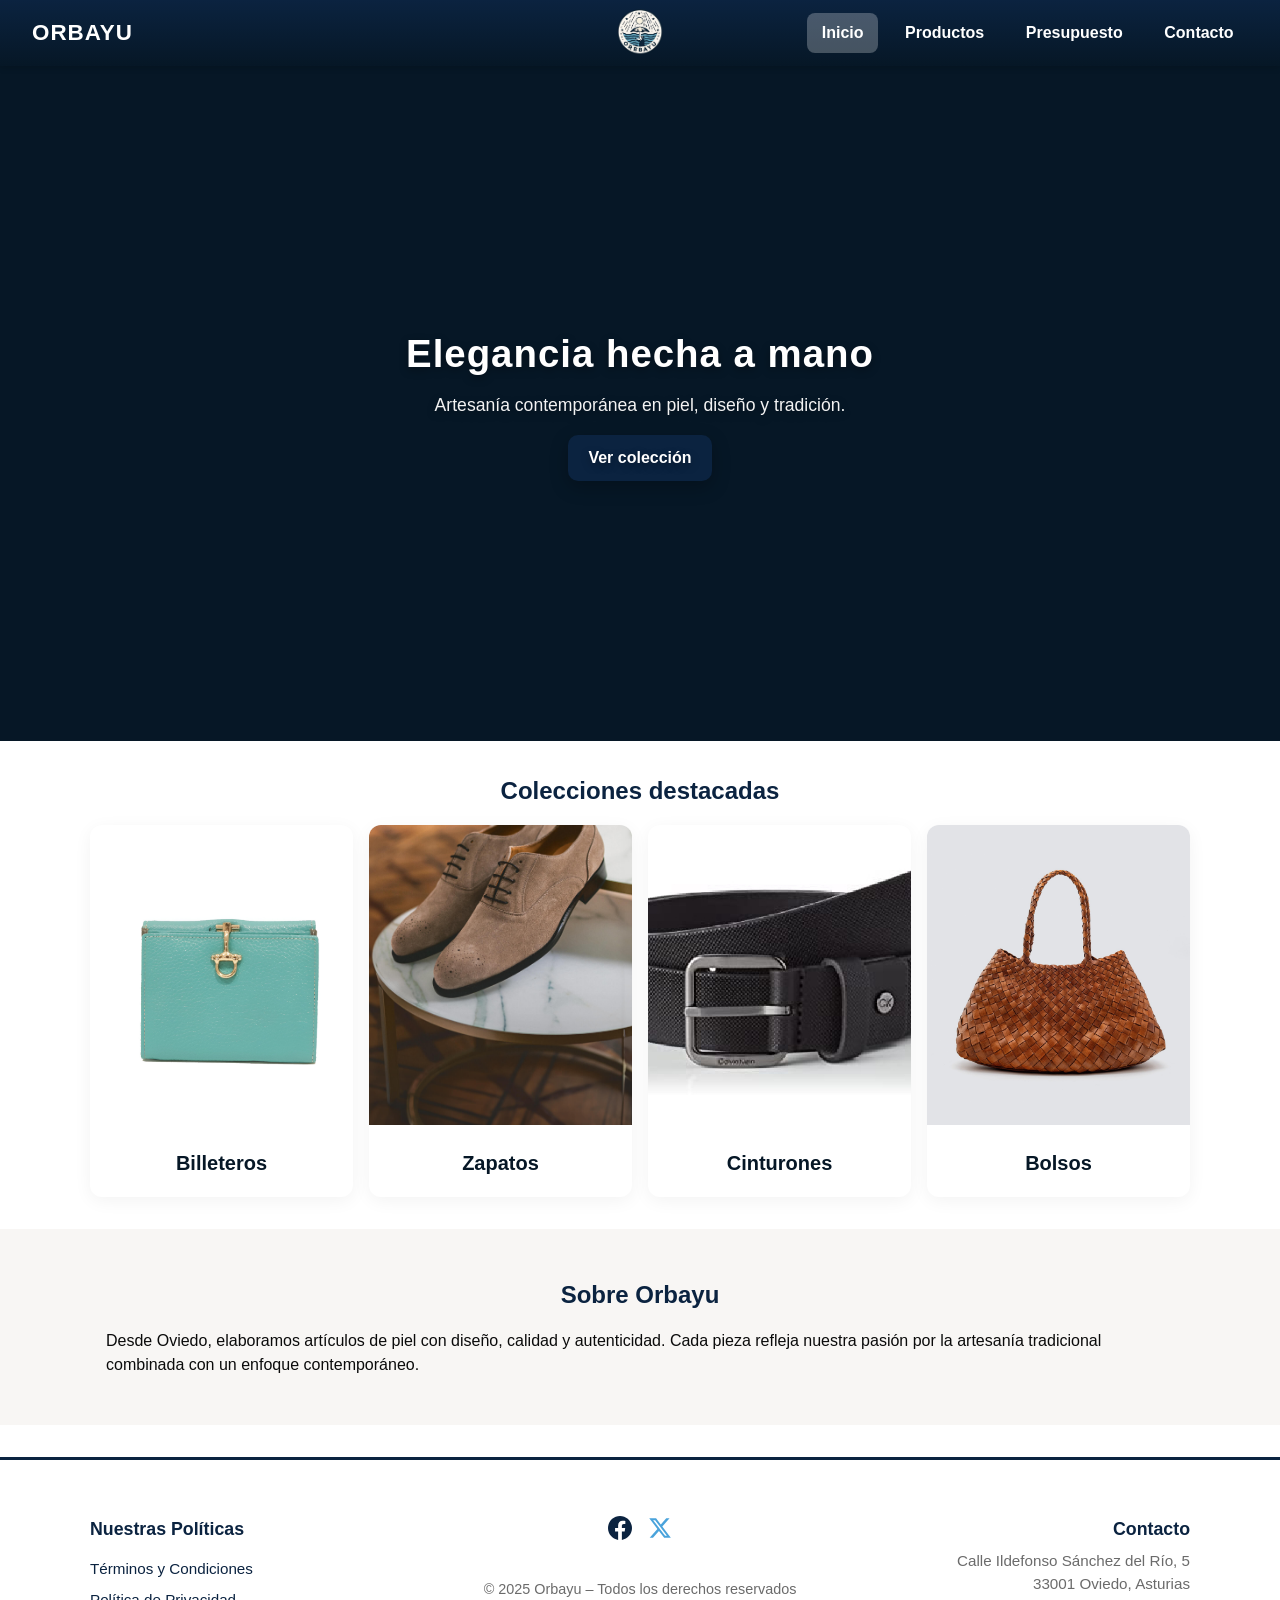
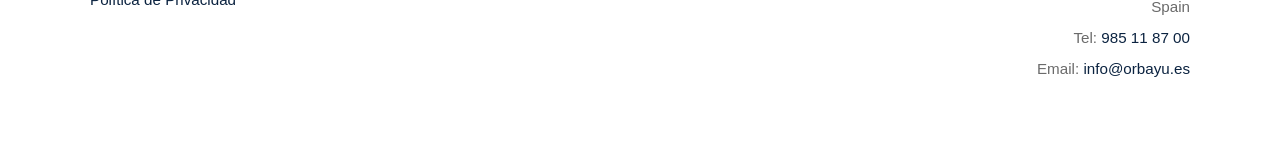
<file: index.html>
<!DOCTYPE html>
<html lang="es">
<!--
  Archivo: index.html
  Descripción: Página principal del sitio web de Orbayu.
  Estructura: head (metadatos, favicon, estilos) / header (navegación) / hero / main / footer / scripts
-->
<head>
  <meta charset="UTF-8">
  <meta name="viewport" content="width=device-width, initial-scale=1.0">
  <title>Orbayu – Artesanía en Piel de Oviedo</title>
  <meta name="description" content="Orbayu – Billeteros, zapatos, cinturones y bolsos artesanales de Oviedo. Elegancia hecha a mano.">
  <link rel="icon" href="img/logo.png" type="image/png">
  <link rel="stylesheet" href="css/estilos.css">
</head>
<body>
  
  <!-- Cabecera principal -->
  <header class="site-header">
    <div class="header-inner">
      
      <div class="header-left">
  <a href="index.html" class="marca">ORBAYU</a>
      </div>

      <div class="header-center">
        <a href="index.html">
          <img src="img/logo.png" alt="Logo Orbayu" width="1080" height="1080">
        </a>
      </div>

      <!-- Navegación principal -->
      <nav class="header-right main-nav">
        <a href="index.html" class="nav-link active">Inicio</a>
        <a href="pages/productos.html" class="nav-link">Productos</a>
        <a href="pages/presupuesto.html" class="nav-link">Presupuesto</a>
        <a href="pages/contacto.html" class="nav-link">Contacto</a>
      </nav>

    </div>
  </header>

  <!-- Hero con slideshow de fondo -->
  <section class="hero">
      <div class="hero-slideshow">
      <div class="slide">
        <img src="img/productos/zapatosG1.jpg" alt="Zapatos artesanales Orbayu" width="2940" height="2460">
      </div>
      <div class="slide">
        <img src="img/productos/zapatosG2.jpg" alt="Billeteros artesanales Orbayu" width="4736" height="3456">
      </div>
      <div class="slide">
        <img src="img/productos/BolssoybilleteroG1.jpg" alt="Bolso y billetero artesanales Orbayu" width="795" height="900">
      </div>
    </div>

    <div class="hero-inner container">
      <h1>Elegancia hecha a mano</h1>
      <p class="lead">Artesanía contemporánea en piel, diseño y tradición.</p>
      <a class="btn" href="pages/productos.html">Ver colección</a>
    </div>
  </section>

  <main>
    
    <!-- Colecciones destacadas -->
    <section class="section container">
      <h2>Colecciones destacadas</h2>
      <div class="cards-grid">
        
        <article class="card">
          <img src="img/productos/billetero1.jpg" alt="Billeteros artesanales de piel" width="1880" height="1880">
          <h3>Billeteros</h3>
        </article>
        
        <article class="card">
          <img src="img/productos/zapatos1.jpg" alt="Zapatos artesanales de piel" width="1200" height="2153">
          <h3>Zapatos</h3>
        </article>
        
        <article class="card">
          <img src="img/productos/cinturon1.jpg" alt="Cinturones artesanales de piel" width="660" height="440">
          <h3>Cinturones</h3>
        </article>
        
        <article class="card">
          <img src="img/productos/bolso1.jpg" alt="Bolsos artesanales de cuero" width="1666" height="2500">
          <h3>Bolsos</h3>
        </article>
        
      </div>
    </section>

    <!-- Sobre nosotros -->
    <section class="section alt-bg">
      <div class="container">
  <h2>Sobre Orbayu</h2>
        <p>Desde Oviedo, elaboramos artículos de piel con diseño, calidad y autenticidad. Cada pieza refleja nuestra pasión por la artesanía tradicional combinada con un enfoque contemporáneo.</p>
      </div>
    </section>
    
  </main>

  <!-- Footer -->
  <footer class="site-footer">
    <div class="container footer-inner">
      <div class="footer-policies">
        <h3>Nuestras Políticas</h3>
  <a href="pages/TyC.html">Términos y Condiciones</a>
        <a href="pages/PV.html">Política de Privacidad</a>
      </div>
      
      <div class="footer-social">
        <div class="social-iconos">
          <a href="https://facebook.com/orbayu" target="_blank">
              <img src="img/iconos/facebook.svg" alt="Síguenos en Facebook" width="24" height="24">
          </a>
          <a href="https://twitter.com/orbayu" target="_blank">
              <img src="img/iconos/x.svg" alt="Síguenos en X (Twitter)" width="24" height="24">
          </a>
        </div>
        <div class="legal">
          © <span id="year"></span> Orbayu – Todos los derechos reservados
        </div>
      </div>
      
      <div class="footer-contact">
        <h3>Contacto</h3>
        <p>Calle Ildefonso Sánchez del Río, 5<br>33001 Oviedo, Asturias<br>Spain</p>
        <p>Tel: <a href="tel:+34985118700">985 11 87 00</a></p>
        <p>Email: <a href="mailto:info@orbayu.es">info@orbayu.es</a></p>
      </div>
    </div>
  </footer>

  <span class="year">2025</span>
  
</body>
</html>
</file>
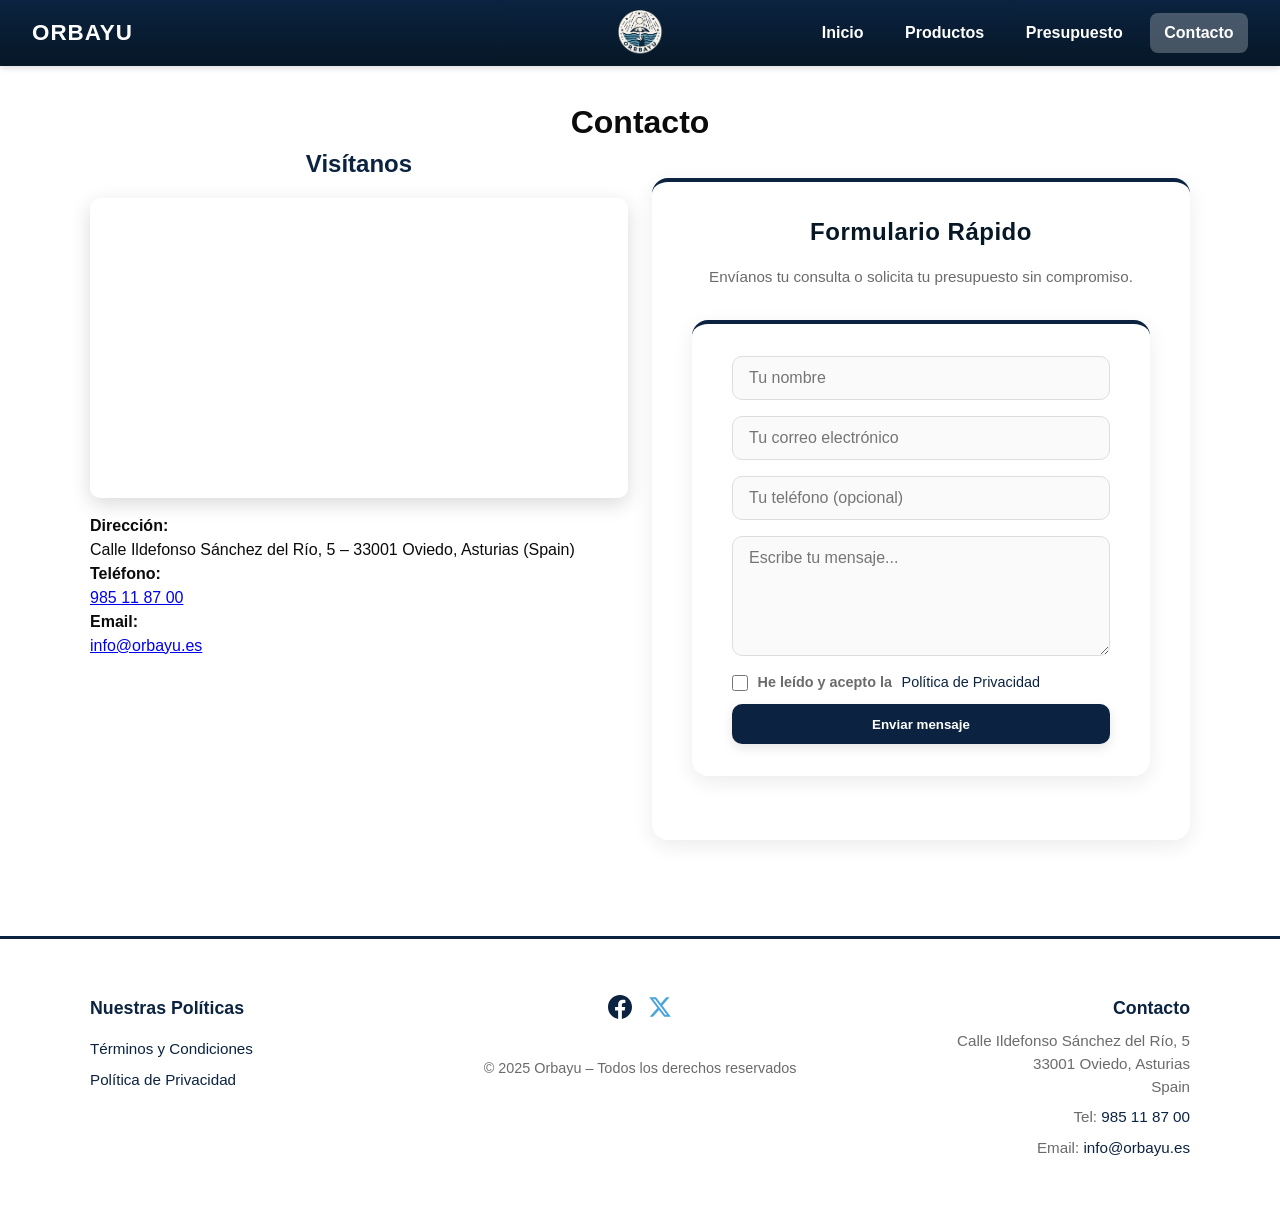
<file: contacto.html>
<!DOCTYPE html>
<html lang="es">
<!--
  Archivo: contacto.html
  Descripción: Página de contacto de Orbayu (dirección, mapa y formulario rápido).
-->
<head>
  <meta charset="UTF-8">
  <meta name="viewport" content="width=device-width, initial-scale=1.0">
  <title>Orbayu – Contacto</title>
  <meta name="description" content="Contacta con Orbayu. Visítanos en Plaza del Arenal, 2 en Jerez o escríbenos para cualquier consulta.">
  <link rel="icon" href="img/logo.png" type="image/png">
  <link rel="stylesheet" href="css/estilos.css">
</head>
<body>
  
  <header class="site-header">
    <div class="header-inner">
      
      <div class="header-left">
  <a href="index.html" class="marca">ORBAYU</a>
      </div>

      <div class="header-center">
        <a href="index.html">
          <img src="img/logo.png" alt="Logo Orbayu">
        </a>
      </div>

      <nav class="header-right main-nav">
        <a href="index.html" class="nav-link">Inicio</a>
        <a href="productos.html" class="nav-link">Productos</a>
        <a href="presupuesto.html" class="nav-link">Presupuesto</a>
        <a href="contacto.html" class="nav-link active">Contacto</a>
      </nav>

    </div>
  </header>

  <main class="container section">
    
    <h1>Contacto</h1>
    
    <div class="contact-grid">
      
      <!-- Información y mapa -->
      <div>
        <h2>Visítanos</h2>
        
        <div class="mapa">
          <iframe 
            src="https://www.google.com/maps/embed?pb=!1m18!1m12!1m3!1d721.402722387938!2d-5.8419496119874825!3d43.36719859571872!2m3!1f0!2f0!3f0!3m2!1i1024!2i768!4f13.1!3m3!1m2!1s0xd368c8d8ef36cc1%3A0xad3c9f72418d6b46!2sAcademia%20de%20Oposiciones%20y%20Cursos%20Davante%20MasterD%20%7C%20Oviedo!5e1!3m2!1sen!2ses!4v1762536716616!5m2!1sen!2ses"
            width="100%" 
            height="300" 
            style="border:0; border-radius:10px;"
            allowfullscreen="" 
            loading="lazy" 
            referrerpolicy="no-referrer-when-downgrade"
            title="Ubicación de Orbayu en Oviedo">
          </iframe>
        </div>
        
    <p><strong>Dirección:</strong><br>
    Calle Ildefonso Sánchez del Río, 5 – 33001 Oviedo, Asturias (Spain)</p>
        
    <p><strong>Teléfono:</strong><br>
    <a href="tel:+34985118700">985 11 87 00</a></p>
        
  <p><strong>Email:</strong><br>
  <a href="mailto:info@orbayu.es">info@orbayu.es</a></p>
      </div>

      <!-- Formulario de contacto -->
      <div>
        <section class="form-rapido">
          <h2>Formulario Rápido</h2>
          <p class="lead">Envíanos tu consulta o solicita tu presupuesto sin compromiso.</p>

          <!-- Mensaje de éxito -->
          <div id="contactoExito" class="mensaje-exito">
            <div class="icono">✓</div>
            <h3>¡Mensaje enviado con éxito!</h3>
            <p>Gracias por contactar con nosotros.</p>
            <p>Te responderemos lo antes posible.</p>
            <a href="#" class="btn">Volver</a>
          </div>

          <form action="#contactoExito" method="post" class="form-rapido">
            <input type="text" 
              name="nombre" 
              placeholder="Tu nombre" 
              required
              pattern="[A-Za-zÁáÉéÍíÓóÚúÑñ\s]{2,50}"
              title="Por favor, introduce tu nombre completo (solo letras y espacios)">
            
            <input type="email" 
              name="email" 
              placeholder="Tu correo electrónico" 
              required
              title="Por favor, introduce un email válido">
            
            <input type="tel" 
              name="telefono" 
              placeholder="Tu teléfono (opcional)"
              pattern="[0-9]{9,15}"
              title="Introduce un número de teléfono válido (opcional)">
            
            <textarea 
              name="mensaje" 
              placeholder="Escribe tu mensaje..." 
              rows="5" 
              required
              minlength="10"
              title="Por favor, escribe un mensaje de al menos 10 caracteres"></textarea>

            <label class="checkbox-row">
              <input type="checkbox" required name="privacidad">
              He leído y acepto la <a href="PV.html" target="_blank">Política de Privacidad</a>
            </label>

            <button type="submit" class="btn">Enviar mensaje</button>
          </form>
        </section>
      </div>
      
    </div>
    
  </main>

  <footer class="site-footer">
    <div class="container footer-inner">
      <div class="footer-policies">
        <h3>Nuestras Políticas</h3>
        <a href="TyC.html">Términos y Condiciones</a>
        <a href="PV.html">Política de Privacidad</a>
      </div>
      
      <div class="footer-social">
        <div class="social-iconos">
          <a href="https://facebook.com/orbayu" target="_blank">
            <img src="img/iconos/facebook.svg" alt="Facebook">
          </a>
          <a href="https://twitter.com/orbayu" target="_blank">
            <img src="img/iconos/x.svg" alt="X">
          </a>
        </div>
        <div class="legal">
          © <span id="year3"></span> Orbayu – Todos los derechos reservados
        </div>
      </div>
      
      <div class="footer-contact">
        <h3>Contacto</h3>
        <p>Calle Ildefonso Sánchez del Río, 5<br>33001 Oviedo, Asturias<br>Spain</p>
        <p>Tel: <a href="tel:+34985118700">985 11 87 00</a></p>
        <p>Email: <a href="mailto:info@orbayu.es">info@orbayu.es</a></p>
      </div>
    </div>
  </footer>

  <span class="year">2025</span>
  
</body>
</html>
</file>
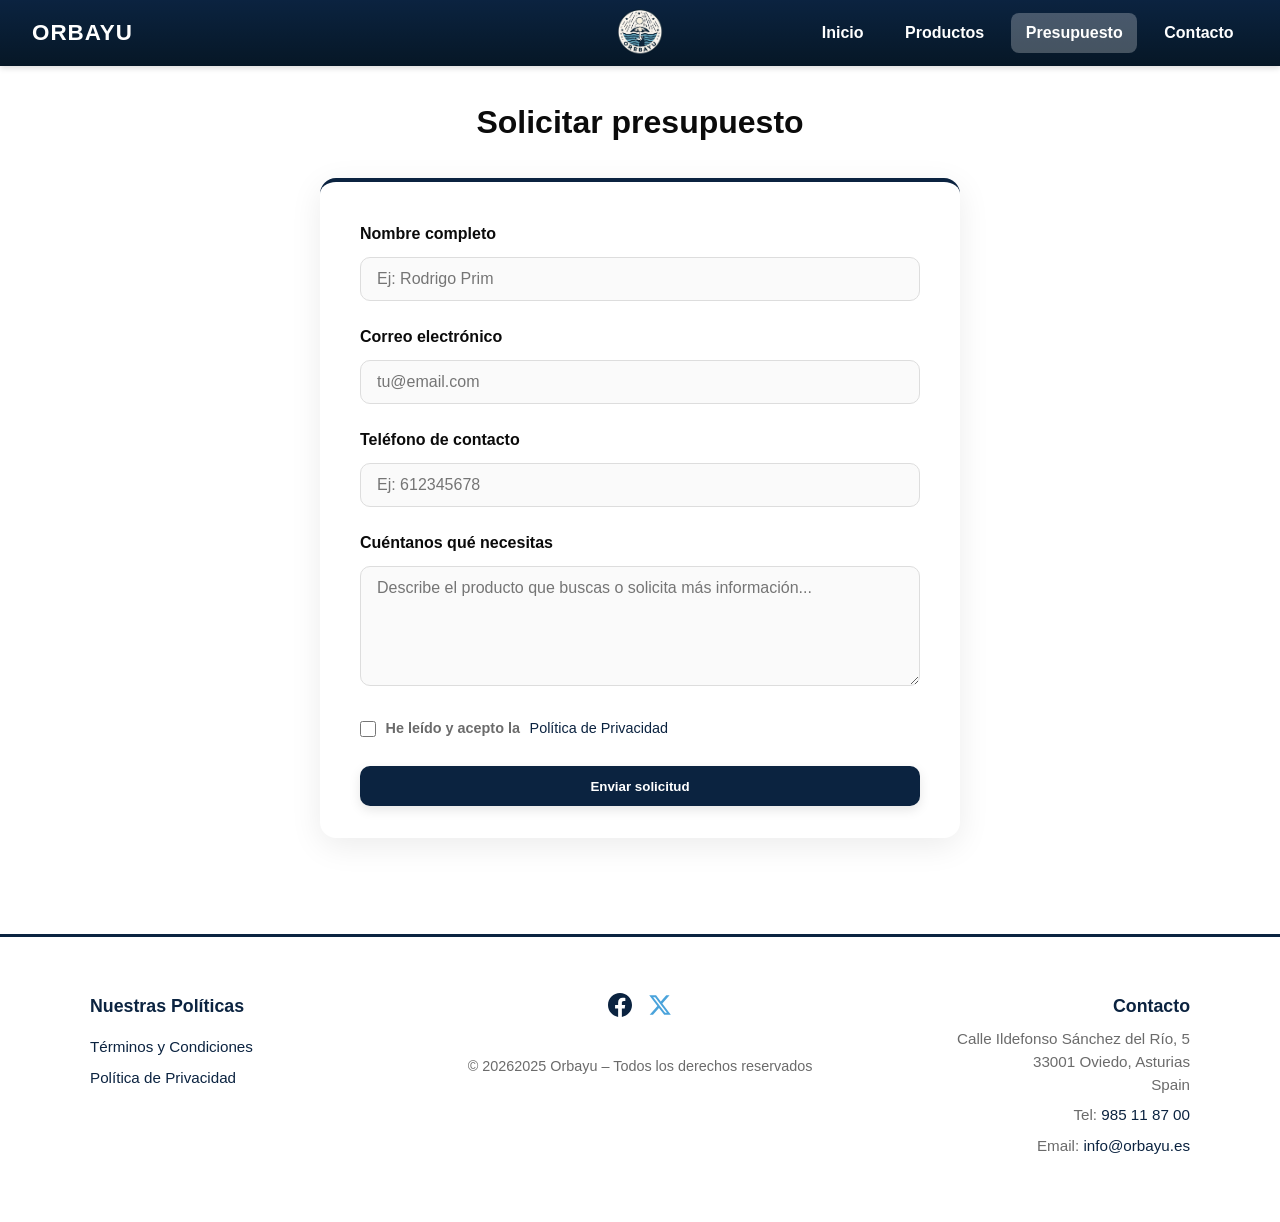
<file: presupuesto.html>
<!DOCTYPE html>
<html lang="es">
<!--
  Archivo: presupuesto.html
  Descripción: Formulario para solicitar presupuestos personalizados.
-->
<head>
  <meta charset="UTF-8">
  <meta name="viewport" content="width=device-width, initial-scale=1.0">
  <title>Orbayu – Solicitar Presupuesto</title>
  <meta name="description" content="Solicita tu presupuesto personalizado para productos artesanales en piel. Sin compromiso.">
  <link rel="icon" href="img/logo.png" type="image/png">
  <link rel="stylesheet" href="css/estilos.css">
  <style>
    /* Mensaje de éxito */
    .mensaje-exito {
      display: none;
      background: #d4edda;
      border: 2px solid #28a745;
      color: #155724;
      padding: 1.5rem;
      border-radius: 12px;
      margin-bottom: 2rem;
      text-align: center;
      animation: aparecer 0.5s ease;
    }
    
    .mensaje-exito.visible {
      display: block;
    }
    
    .mensaje-exito h3 {
      margin: 0 0 0.5rem;
      color: #155724;
      font-size: 1.3rem;
    }
    
    .mensaje-exito p {
      margin: 0.3rem 0;
    }
    
    .mensaje-exito .icono {
      font-size: 2.5rem;
      margin-bottom: 0.5rem;
    }
    
    @keyframes aparecer {
      from {
        opacity: 0;
        transform: translateY(-20px);
      }
      to {
        opacity: 1;
        transform: translateY(0);
      }
    }
  </style>
</head>
<body>
  
  <header class="site-header">
    <div class="header-inner">
      
      <div class="header-left">
        <a href="index.html" class="marca">ORBAYU</a>
      </div>

      <div class="header-center">
        <a href="index.html">
          <img src="img/logo.png" alt="Logo Orbayu">
        </a>
      </div>

      <nav class="header-right main-nav">
        <a href="index.html" class="nav-link">Inicio</a>
        <a href="productos.html" class="nav-link">Productos</a>
        <a href="presupuesto.html" class="nav-link active">Presupuesto</a>
        <a href="contacto.html" class="nav-link">Contacto</a>
      </nav>

    </div>
  </header>

  <main class="container section">
    
    <h1>Solicitar presupuesto</h1>
    
    <!-- Usamos :valid y :target para mensajes de éxito -->
    <div id="exito" class="mensaje-exito">
      <div class="icono">✓</div>
      <h3>¡Solicitud enviada con éxito!</h3>
      <p>Hemos recibido su solicitud correctamente.</p>
      <p>Nos pondremos en contacto con usted lo antes posible.</p>
      <a href="#" class="btn">Volver</a>
    </div>
    
    <form action="#exito" class="form-presupuesto">
      
      <label for="nombre">Nombre completo</label>
      <input type="text" id="nombre" name="nombre" 
        placeholder="Ej: Rodrigo Prim" 
        required 
        title="Por favor, introduce tu nombre completo">
      
      <label for="email">Correo electrónico</label>
      <input type="email" id="email" name="email" 
        placeholder="tu@email.com" 
        required
        title="Introduce un email válido">
      
      <label for="telefono">Teléfono de contacto</label>
      <input type="tel" id="telefono" name="telefono" 
        placeholder="Ej: 612345678" 
        pattern="[0-9]{7,15}"
        required
        title="Introduce un número de teléfono válido">
      
      <label for="mensaje">Cuéntanos qué necesitas</label>
      <textarea id="mensaje" name="mensaje" rows="5" 
        placeholder="Describe el producto que buscas o solicita más información..." 
        required
        title="Por favor, describe tu consulta"></textarea>
      
      <label class="checkbox-row">
        <input type="checkbox" id="privacidad" required>
        He leído y acepto la <a href="PV.html" target="_blank">Política de Privacidad</a>
      </label>
      
      <button type="submit" class="btn">Enviar solicitud</button>
      
    </form>
    
  </main>

  <footer class="site-footer">
    <div class="container footer-inner">
      <div class="footer-policies">
        <h3>Nuestras Políticas</h3>
  <a href="TyC.html">Términos y Condiciones</a>
        <a href="PV.html">Política de Privacidad</a>
      </div>
      
      <div class="footer-social">
        <div class="social-iconos">
          <a href="https://facebook.com/orbayu" target="_blank">
            <img src="img/iconos/facebook.svg" alt="Facebook">
          </a>
          <a href="https://twitter.com/orbayu" target="_blank">
            <img src="img/iconos/x.svg" alt="X">
          </a>
        </div>
        <div class="legal">
          © <span id="year4"></span> Orbayu – Todos los derechos reservados
        </div>
      </div>
      
      <div class="footer-contact">
        <h3>Contacto</h3>
        <p>Calle Ildefonso Sánchez del Río, 5<br>33001 Oviedo, Asturias<br>Spain</p>
        <p>Tel: <a href="tel:+34985118700">985 11 87 00</a></p>
        <p>Email: <a href="mailto:info@orbayu.es">info@orbayu.es</a></p>
      </div>
    </div>
  </footer>

  <script>
    // Año dinámico
    document.getElementById('year4').textContent = new Date().getFullYear();
    
    // Manejo del formulario
    const formulario = document.getElementById('formularioPresupuesto');
    const mensajeExito = document.getElementById('mensajeExito');
    
    formulario.addEventListener('submit', function(e) {
      e.preventDefault();
      
      // Validar el formulario
      if (this.checkValidity()) {
        // Ocultar el formulario
        formulario.style.display = 'none';
        
        // Mostrar mensaje de éxito
        mensajeExito.classList.add('visible');
        
        // Scroll suave hacia arriba
        window.scrollTo({
          top: 0,
          behavior: 'smooth'
        });
        
        // Opcional: resetear el formulario después de unos segundos
        setTimeout(() => {
          formulario.reset();
        }, 1000);
        
      } else {
        // Mostrar los mensajes de validación del navegador
        this.reportValidity();
      }
    });
  </script>
  
</body>
</html>
</file>
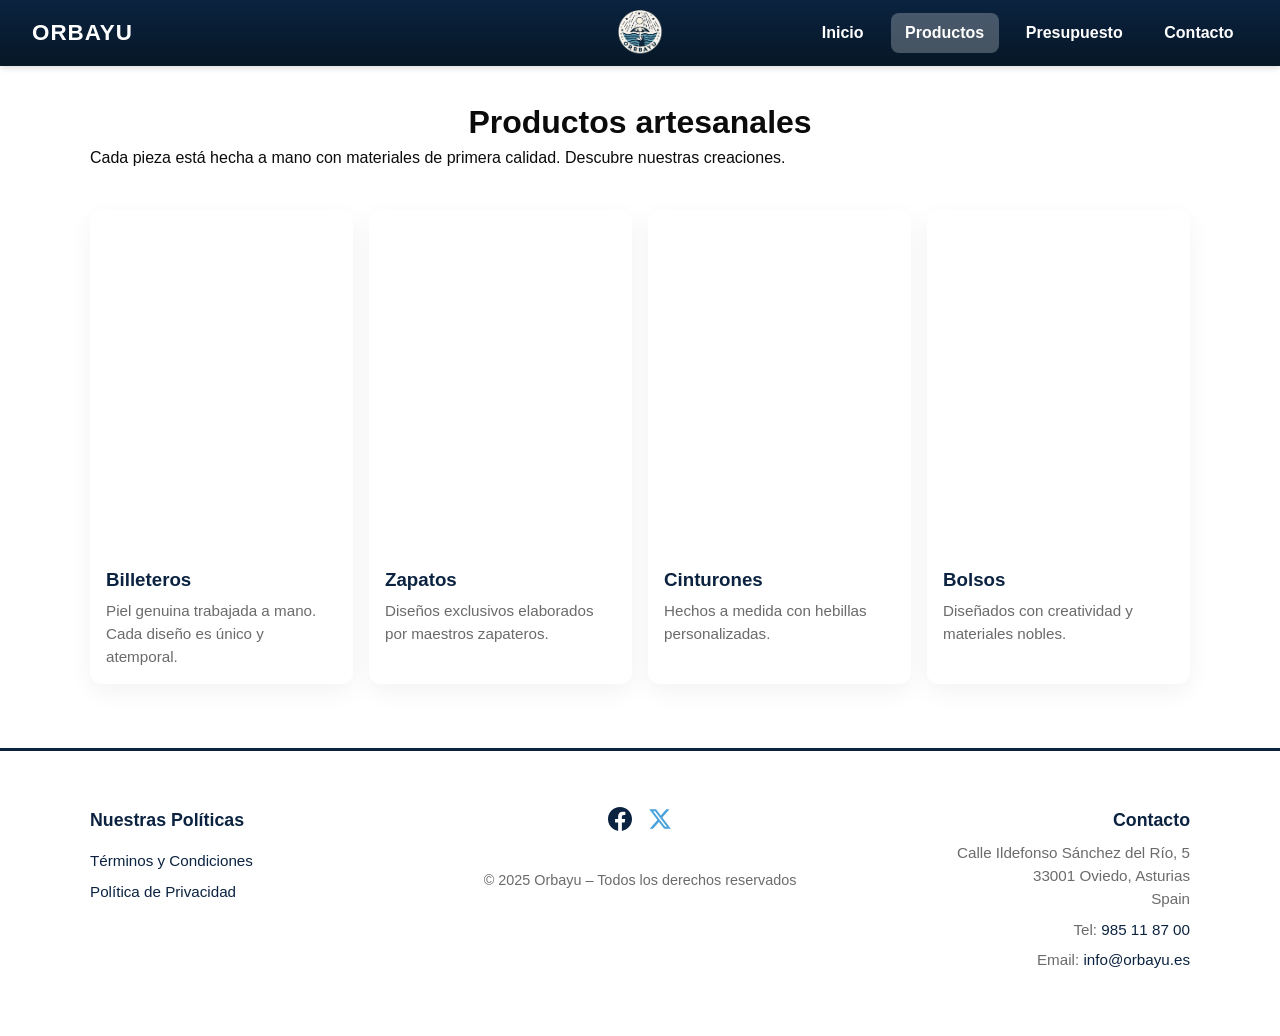
<file: productos.html>
<!DOCTYPE html>
<html lang="es">
<!--
  Archivo: productos.html
  Descripción: Exposición de productos artesanales.
-->
<head>
  <meta charset="UTF-8">
  <meta name="viewport" content="width=device-width, initial-scale=1.0">
  <title>Orbayu – Productos Artesanales</title>
  <meta name="description" content="Descubre la colección de Orbayu: billeteros, zapatos, cinturones y bolsos hechos a mano en Oviedo.">
  <link rel="icon" href="img/logo.png" type="image/png">
  <link rel="stylesheet" href="css/estilos.css">
</head>
<body>
  
  <header class="site-header">
    <div class="header-inner">
      
      <div class="header-left">
  <a href="index.html" class="marca">ORBAYU</a>
      </div>

      <div class="header-center">
        <a href="index.html">
          <img src="img/logo.png" alt="Logo Orbayu">
        </a>
      </div>

      <nav class="header-right main-nav">
        <a href="index.html" class="nav-link">Inicio</a>
        <a href="productos.html" class="nav-link active">Productos</a>
        <a href="presupuesto.html" class="nav-link">Presupuesto</a>
        <a href="contacto.html" class="nav-link">Contacto</a>
      </nav>

    </div>
  </header>

  <main class="container section">
    
    <h1>Productos artesanales</h1>
    <p class="lead">Cada pieza está hecha a mano con materiales de primera calidad. Descubre nuestras creaciones.</p>

    <div class="products-grid">
      
      <!-- Billeteros -->
      <article class="product-card">
        <div class="product-images">
          <div class="slides">
            <a href="#zoom-billetero1">
              <img src="img/productos/billetero1.jpg" alt="Billetero artesanal vista frontal">
            </a>
            <a href="#zoom-billetero2">
              <img src="img/productos/billetero2.jpg" alt="Billetero artesanal detalle">
            </a>
            <a href="#zoom-billetero3">
              <img src="img/productos/billetero3.jpg" alt="Billetero artesanal abierto">
            </a>
          </div>
        </div>
        <div class="prod-body">
          <h3>Billeteros</h3>
          <p class="desc">Piel genuina trabajada a mano. Cada diseño es único y atemporal.</p>
        </div>
      </article>

      <!-- Zapatos -->
      <article class="product-card">
        <div class="product-images">
          <div class="slides">
            <a href="#zoom-zapatos1">
              <img src="img/productos/zapatos1.jpg" alt="Zapatos artesanales vista frontal">
            </a>
            <a href="#zoom-zapatos2">
              <img src="img/productos/zapatos2.jpg" alt="Zapatos artesanales detalle">
            </a>
            <a href="#zoom-zapatos3">
              <img src="img/productos/zapatos3.jpg" alt="Zapatos artesanales lateral">
            </a>
          </div>
        </div>
        <div class="prod-body">
          <h3>Zapatos</h3>
          <p class="desc">Diseños exclusivos elaborados por maestros zapateros.</p>
        </div>
      </article>

      <!-- Cinturones -->
      <article class="product-card">
        <div class="product-images">
          <div class="slides">
            <a href="#zoom-cinturon1">
              <img src="img/productos/cinturon1.jpg" alt="Cinturón artesanal completo">
            </a>
            <a href="#zoom-cinturon2">
              <img src="img/productos/cinturon2.jpg" alt="Cinturón artesanal hebilla">
            </a>
            <a href="#zoom-cinturon3">
              <img src="img/productos/cinturon3.jpg" alt="Cinturón artesanal detalle cuero">
            </a>
          </div>
        </div>
        <div class="prod-body">
          <h3>Cinturones</h3>
          <p class="desc">Hechos a medida con hebillas personalizadas.</p>
        </div>
      </article>

      <!-- Bolsos -->
      <article class="product-card">
        <div class="product-images">
          <div class="slides">
            <a href="#zoom-bolso1">
              <img src="img/productos/bolso1.jpg" alt="Bolso artesanal vista frontal">
            </a>
            <a href="#zoom-bolso2">
              <img src="img/productos/bolso2.jpg" alt="Bolso artesanal interior">
            </a>
            <a href="#zoom-bolso3">
              <img src="img/productos/bolso3.jpg" alt="Bolso artesanal detalle costuras">
            </a>
          </div>
        </div>
        <div class="prod-body">
          <h3>Bolsos</h3>
          <p class="desc">Diseñados con creatividad y materiales nobles.</p>
        </div>
      </article>
      
    </div>
    
  </main>

  <footer class="site-footer">
    <div class="container footer-inner">
      <div class="footer-policies">
        <h3>Nuestras Políticas</h3>
  <a href="TyC.html">Términos y Condiciones</a>
        <a href="PV.html">Política de Privacidad</a>
      </div>
      
      <div class="footer-social">
        <div class="social-iconos">
          <a href="https://facebook.com/orbayu" target="_blank">
            <img src="img/iconos/facebook.svg" alt="Facebook">
          </a>
          <a href="https://twitter.com/orbayu" target="_blank">
            <img src="img/iconos/x.svg" alt="X">
          </a>
        </div>
        <div class="legal">
          © <span id="year2"></span> Orbayu – Todos los derechos reservados
        </div>
      </div>
      
      <div class="footer-contact">
        <h3>Contacto</h3>
        <p>Calle Ildefonso Sánchez del Río, 5<br>33001 Oviedo, Asturias<br>Spain</p>
        <p>Tel: <a href="tel:+34985118700">985 11 87 00</a></p>
        <p>Email: <a href="mailto:info@orbayu.es">info@orbayu.es</a></p>
      </div>
    </div>
  </footer>

  <!-- Overlays para cada imagen -->
  <div id="zoom-billetero1" class="image-overlay">
    <div class="overlay-inner">
      <a href="#" class="overlay-close" aria-label="Cerrar imagen">&times;</a>
      <img src="img/productos/billetero1.jpg" alt="Billetero artesanal vista frontal">
    </div>
  </div>

  <div id="zoom-billetero2" class="image-overlay">
    <div class="overlay-inner">
      <a href="#" class="overlay-close" aria-label="Cerrar imagen">&times;</a>
      <img src="img/productos/billetero2.jpg" alt="Billetero artesanal detalle">
    </div>
  </div>

  <div id="zoom-billetero3" class="image-overlay">
    <div class="overlay-inner">
      <a href="#" class="overlay-close" aria-label="Cerrar imagen">&times;</a>
      <img src="img/productos/billetero3.jpg" alt="Billetero artesanal abierto">
    </div>
  </div>

  <div id="zoom-zapatos1" class="image-overlay">
    <div class="overlay-inner">
      <a href="#" class="overlay-close" aria-label="Cerrar imagen">&times;</a>
      <img src="img/productos/zapatos1.jpg" alt="Zapatos artesanales vista frontal">
    </div>
  </div>

  <div id="zoom-zapatos2" class="image-overlay">
    <div class="overlay-inner">
      <a href="#" class="overlay-close" aria-label="Cerrar imagen">&times;</a>
      <img src="img/productos/zapatos2.jpg" alt="Zapatos artesanales detalle">
    </div>
  </div>

  <div id="zoom-zapatos3" class="image-overlay">
    <div class="overlay-inner">
      <a href="#" class="overlay-close" aria-label="Cerrar imagen">&times;</a>
      <img src="img/productos/zapatos3.jpg" alt="Zapatos artesanales lateral">
    </div>
  </div>

  <div id="zoom-cinturon1" class="image-overlay">
    <div class="overlay-inner">
      <a href="#" class="overlay-close" aria-label="Cerrar imagen">&times;</a>
      <img src="img/productos/cinturon1.jpg" alt="Cinturón artesanal completo">
    </div>
  </div>

  <div id="zoom-cinturon2" class="image-overlay">
    <div class="overlay-inner">
      <a href="#" class="overlay-close" aria-label="Cerrar imagen">&times;</a>
      <img src="img/productos/cinturon2.jpg" alt="Cinturón artesanal hebilla">
    </div>
  </div>

  <div id="zoom-cinturon3" class="image-overlay">
    <div class="overlay-inner">
      <a href="#" class="overlay-close" aria-label="Cerrar imagen">&times;</a>
      <img src="img/productos/cinturon3.jpg" alt="Cinturón artesanal detalle cuero">
    </div>
  </div>

  <div id="zoom-bolso1" class="image-overlay">
    <div class="overlay-inner">
      <a href="#" class="overlay-close" aria-label="Cerrar imagen">&times;</a>
      <img src="img/productos/bolso1.jpg" alt="Bolso artesanal vista frontal">
    </div>
  </div>

  <div id="zoom-bolso2" class="image-overlay">
    <div class="overlay-inner">
      <a href="#" class="overlay-close" aria-label="Cerrar imagen">&times;</a>
      <img src="img/productos/bolso2.jpg" alt="Bolso artesanal interior">
    </div>
  </div>

  <div id="zoom-bolso3" class="image-overlay">
    <div class="overlay-inner">
      <a href="#" class="overlay-close" aria-label="Cerrar imagen">&times;</a>
      <img src="img/productos/bolso3.jpg" alt="Bolso artesanal detalle costuras">
    </div>
  </div>

  <span class="year">2025</span>
  
</body>
</html>
</file>
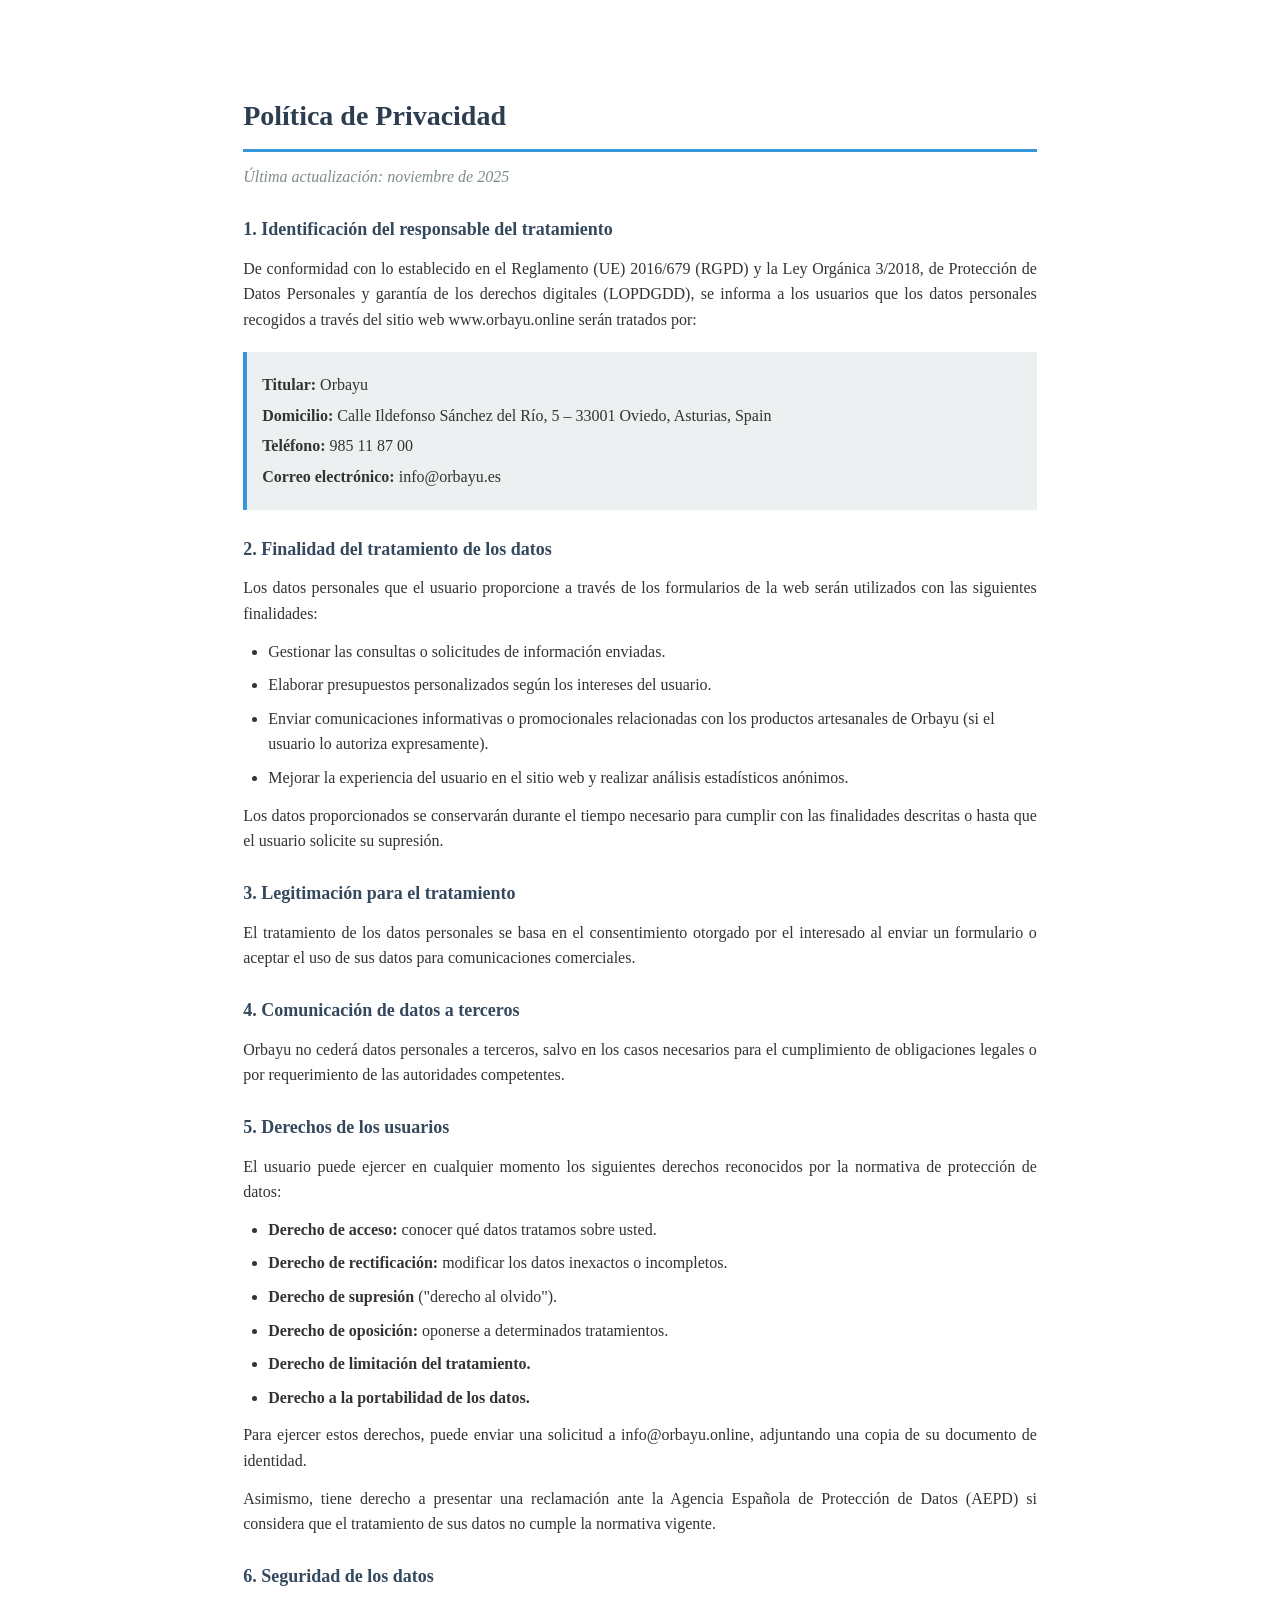
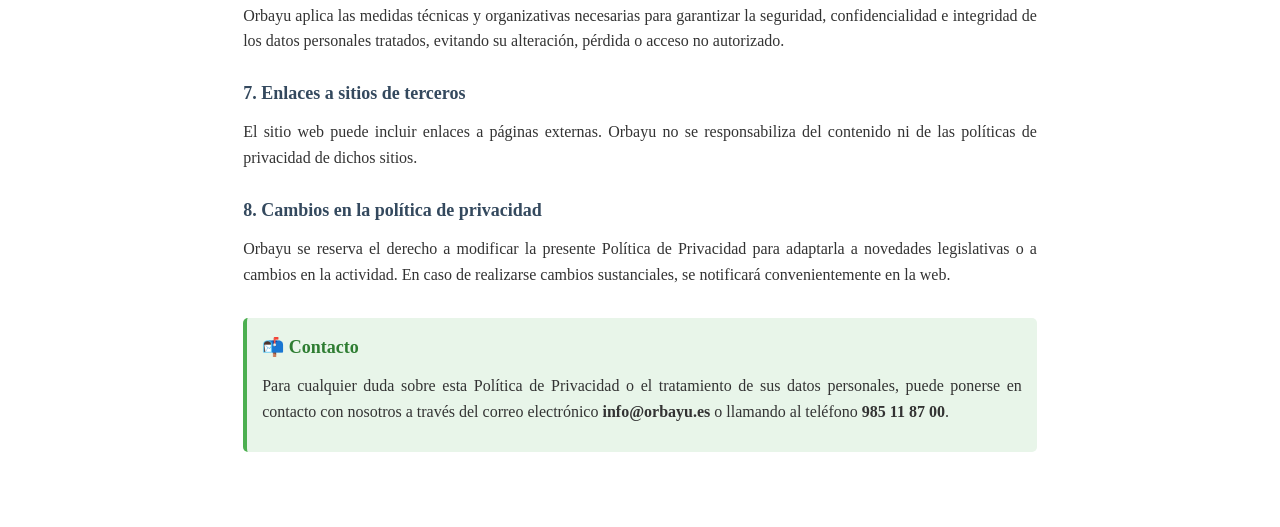
<file: PV.html>
<!DOCTYPE html>
<html lang="es">
<!--
    Archivo: PV.html
    Descripción: Política de Privacidad del sitio Orbayu.
-->
<head>
    <meta charset="UTF-8">
    <meta name="viewport" content="width=device-width, initial-scale=1.0">
    <title>Política de Privacidad - Orbayu</title>
    <link rel="icon" href="img/logo.png" type="image/png">
    <style>
        @media print {
            body { margin: 0; }
        }
        body {
            font-family: 'Georgia', 'Times New Roman', serif;
            line-height: 1.6;
            color: #333;
            max-width: 210mm;
            margin: 0 auto;
            padding: 20mm;
            background: white;
        }
        h1 {
            color: #2c3e50;
            font-size: 28px;
            margin-bottom: 10px;
            border-bottom: 3px solid #3498db;
            padding-bottom: 10px;
        }
        h2 {
            color: #34495e;
            font-size: 18px;
            margin-top: 25px;
            margin-bottom: 12px;
        }
        .fecha {
            color: #7f8c8d;
            font-style: italic;
            margin-bottom: 25px;
        }
        .empresa-info {
            background: #ecf0f1;
            padding: 15px;
            border-left: 4px solid #3498db;
            margin: 20px 0;
        }
        .empresa-info p {
            margin: 5px 0;
        }
        ul {
            margin: 10px 0;
            padding-left: 25px;
        }
        li {
            margin: 8px 0;
        }
        .contacto {
            background: #e8f5e9;
            padding: 15px;
            border-radius: 5px;
            margin-top: 30px;
            border-left: 4px solid #4caf50;
        }
        .contacto h2 {
            margin-top: 0;
            color: #2e7d32;
        }
        p {
            text-align: justify;
            margin: 12px 0;
        }
    </style>
</head>
<body>
    <h1>Política de Privacidad</h1>
    <p class="fecha">Última actualización: noviembre de 2025</p>

    <h2>1. Identificación del responsable del tratamiento</h2>
    <p>De conformidad con lo establecido en el Reglamento (UE) 2016/679 (RGPD) y la Ley Orgánica 3/2018, de Protección de Datos Personales y garantía de los derechos digitales (LOPDGDD), se informa a los usuarios que los datos personales recogidos a través del sitio web www.orbayu.online serán tratados por:</p>
    
    <div class="empresa-info">
    <p><strong>Titular:</strong> Orbayu</p>
        <p><strong>Domicilio:</strong> Calle Ildefonso Sánchez del Río, 5 – 33001 Oviedo, Asturias, Spain</p>
        <p><strong>Teléfono:</strong> 985 11 87 00</p>
    <p><strong>Correo electrónico:</strong> info@orbayu.es</p>
    </div>

    <h2>2. Finalidad del tratamiento de los datos</h2>
    <p>Los datos personales que el usuario proporcione a través de los formularios de la web serán utilizados con las siguientes finalidades:</p>
    <ul>
        <li>Gestionar las consultas o solicitudes de información enviadas.</li>
        <li>Elaborar presupuestos personalizados según los intereses del usuario.</li>
    <li>Enviar comunicaciones informativas o promocionales relacionadas con los productos artesanales de Orbayu (si el usuario lo autoriza expresamente).</li>
        <li>Mejorar la experiencia del usuario en el sitio web y realizar análisis estadísticos anónimos.</li>
    </ul>
    <p>Los datos proporcionados se conservarán durante el tiempo necesario para cumplir con las finalidades descritas o hasta que el usuario solicite su supresión.</p>

    <h2>3. Legitimación para el tratamiento</h2>
    <p>El tratamiento de los datos personales se basa en el consentimiento otorgado por el interesado al enviar un formulario o aceptar el uso de sus datos para comunicaciones comerciales.</p>

    <h2>4. Comunicación de datos a terceros</h2>
    <p>Orbayu no cederá datos personales a terceros, salvo en los casos necesarios para el cumplimiento de obligaciones legales o por requerimiento de las autoridades competentes.</p>

    <h2>5. Derechos de los usuarios</h2>
    <p>El usuario puede ejercer en cualquier momento los siguientes derechos reconocidos por la normativa de protección de datos:</p>
    <ul>
        <li><strong>Derecho de acceso:</strong> conocer qué datos tratamos sobre usted.</li>
        <li><strong>Derecho de rectificación:</strong> modificar los datos inexactos o incompletos.</li>
        <li><strong>Derecho de supresión</strong> ("derecho al olvido").</li>
        <li><strong>Derecho de oposición:</strong> oponerse a determinados tratamientos.</li>
        <li><strong>Derecho de limitación del tratamiento.</strong></li>
        <li><strong>Derecho a la portabilidad de los datos.</strong></li>
    </ul>
    <p>Para ejercer estos derechos, puede enviar una solicitud a info@orbayu.online, adjuntando una copia de su documento de identidad.</p>
    <p>Asimismo, tiene derecho a presentar una reclamación ante la Agencia Española de Protección de Datos (AEPD) si considera que el tratamiento de sus datos no cumple la normativa vigente.</p>

    <h2>6. Seguridad de los datos</h2>
    <p>Orbayu aplica las medidas técnicas y organizativas necesarias para garantizar la seguridad, confidencialidad e integridad de los datos personales tratados, evitando su alteración, pérdida o acceso no autorizado.</p>

    <h2>7. Enlaces a sitios de terceros</h2>
    <p>El sitio web puede incluir enlaces a páginas externas. Orbayu no se responsabiliza del contenido ni de las políticas de privacidad de dichos sitios.</p>

    <h2>8. Cambios en la política de privacidad</h2>
    <p>Orbayu se reserva el derecho a modificar la presente Política de Privacidad para adaptarla a novedades legislativas o a cambios en la actividad. En caso de realizarse cambios sustanciales, se notificará convenientemente en la web.</p>

    <div class="contacto">
        <h2>📬 Contacto</h2>
    <p>Para cualquier duda sobre esta Política de Privacidad o el tratamiento de sus datos personales, puede ponerse en contacto con nosotros a través del correo electrónico <strong>info@orbayu.es</strong> o llamando al teléfono <strong>985 11 87 00</strong>.</p>
    </div>
</body>
</html>
</file>
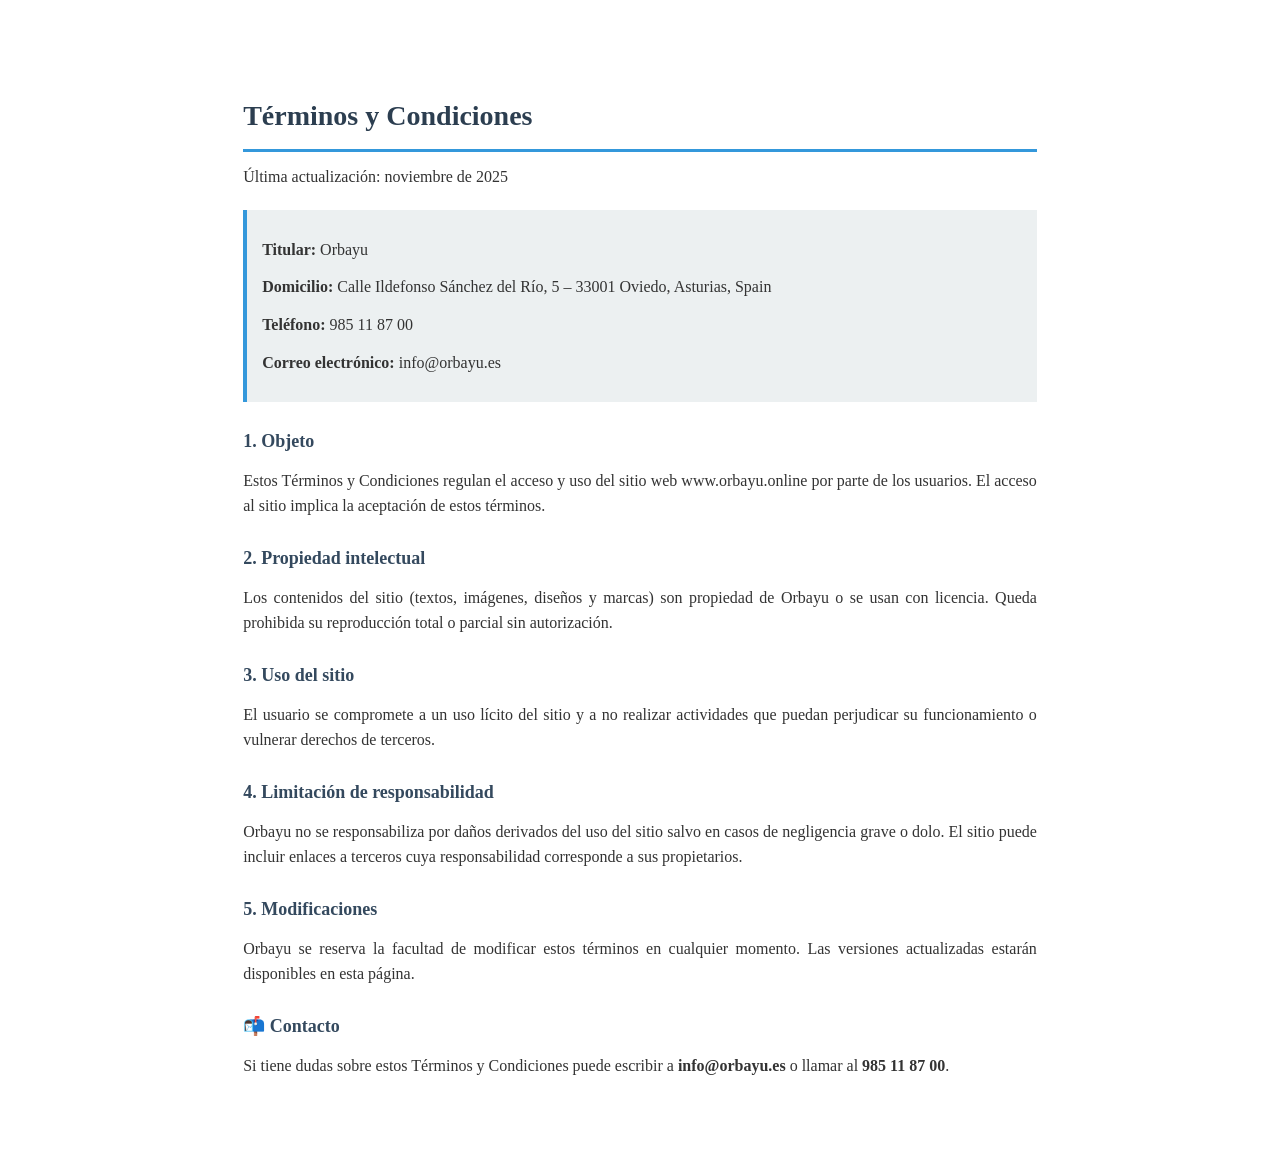
<file: TyC.html>
<!DOCTYPE html>
<html lang="es">
<!--
  Archivo: TyC.html
  Descripción: Términos y Condiciones del sitio Orbayu.
-->
<head>
  <meta charset="UTF-8">
  <meta name="viewport" content="width=device-width, initial-scale=1.0">
  <title>Términos y Condiciones - Orbayu</title>
  <link rel="icon" href="img/logo.png" type="image/png">
  <style>
    @media print { body { margin: 0; } }
    body {
      font-family: 'Georgia', 'Times New Roman', serif;
      line-height: 1.6;
      color: #333;
      max-width: 210mm;
      margin: 0 auto;
      padding: 20mm;
      background: white;
    }
    h1 { color: #2c3e50; font-size: 28px; margin-bottom: 10px; border-bottom: 3px solid #3498db; padding-bottom: 10px; }
    h2 { color: #34495e; font-size: 18px; margin-top: 25px; margin-bottom: 12px; }
    p { text-align: justify; margin: 12px 0; }
    .empresa-info { background: #ecf0f1; padding: 15px; border-left: 4px solid #3498db; margin: 20px 0; }
  </style>
</head>
<body>
  <h1>Términos y Condiciones</h1>
  <p class="fecha">Última actualización: noviembre de 2025</p>

  <div class="empresa-info">
    <p><strong>Titular:</strong> Orbayu</p>
    <p><strong>Domicilio:</strong> Calle Ildefonso Sánchez del Río, 5 – 33001 Oviedo, Asturias, Spain</p>
    <p><strong>Teléfono:</strong> 985 11 87 00</p>
    <p><strong>Correo electrónico:</strong> info@orbayu.es</p>
  </div>

  <h2>1. Objeto</h2>
  <p>Estos Términos y Condiciones regulan el acceso y uso del sitio web www.orbayu.online por parte de los usuarios. El acceso al sitio implica la aceptación de estos términos.</p>

  <h2>2. Propiedad intelectual</h2>
  <p>Los contenidos del sitio (textos, imágenes, diseños y marcas) son propiedad de Orbayu o se usan con licencia. Queda prohibida su reproducción total o parcial sin autorización.</p>

  <h2>3. Uso del sitio</h2>
  <p>El usuario se compromete a un uso lícito del sitio y a no realizar actividades que puedan perjudicar su funcionamiento o vulnerar derechos de terceros.</p>

  <h2>4. Limitación de responsabilidad</h2>
  <p>Orbayu no se responsabiliza por daños derivados del uso del sitio salvo en casos de negligencia grave o dolo. El sitio puede incluir enlaces a terceros cuya responsabilidad corresponde a sus propietarios.</p>

  <h2>5. Modificaciones</h2>
  <p>Orbayu se reserva la facultad de modificar estos términos en cualquier momento. Las versiones actualizadas estarán disponibles en esta página.</p>

  <div class="contacto">
    <h2>📬 Contacto</h2>
    <p>Si tiene dudas sobre estos Términos y Condiciones puede escribir a <strong>info@orbayu.es</strong> o llamar al <strong>985 11 87 00</strong>.</p>
  </div>
</body>
</html>
</file>
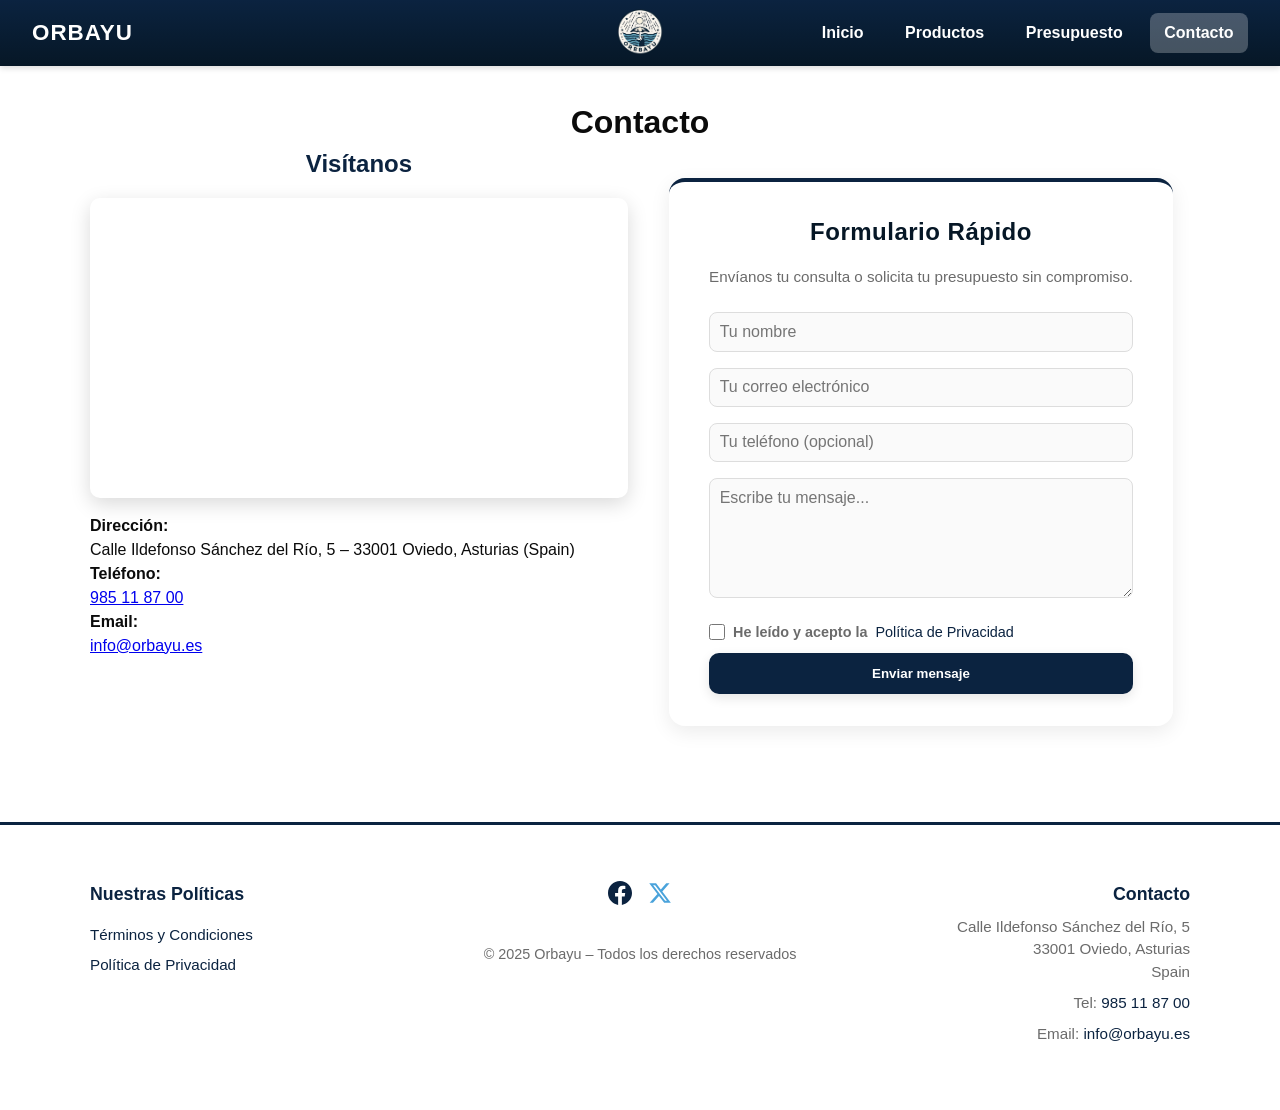
<file: pages/contacto.html>
<!DOCTYPE html>
<html lang="es">
<!--
  Archivo: contacto.html
  Descripción: Página de contacto de Orbayu (dirección, mapa y formulario rápido).
-->
<head>
  <meta charset="UTF-8">
  <meta name="viewport" content="width=device-width, initial-scale=1.0">
  <title>Orbayu – Contacto</title>
  <meta name="description" content="Contacta con Orbayu. Visítanos en Oviedo o escríbenos para cualquier consulta.">
  <link rel="icon" href="../img/logo.png" type="image/png">
  <link rel="stylesheet" href="../css/estilos.css">
</head>
<body>
  
  <header class="site-header">
    <div class="header-inner">
      
      <div class="header-left">
        <a href="../index.html" class="marca">ORBAYU</a>
      </div>

      <div class="header-center">
        <a href="../index.html">
          <img src="../img/logo.png" alt="Logo Orbayu" width="1080" height="1080">
        </a>
      </div>

      <nav class="header-right main-nav">
        <a href="../index.html" class="nav-link">Inicio</a>
        <a href="productos.html" class="nav-link">Productos</a>
        <a href="presupuesto.html" class="nav-link">Presupuesto</a>
        <a href="contacto.html" class="nav-link active">Contacto</a>
      </nav>

    </div>
  </header>

  <main class="container section">
    
    <h1>Contacto</h1>
    
    <div class="contact-grid">
      
      <!-- Información y mapa -->
      <div>
        <h2>Visítanos</h2>
        
        <div class="mapa">
          <iframe 
            src="https://www.google.com/maps/embed?pb=!1m18!1m12!1m3!1d721.402722387938!2d-5.8419496119874825!3d43.36719859571872!2m3!1f0!2f0!3f0!3m2!1i1024!2i768!4f13.1!3m3!1m2!1s0xd368c8d8ef36cc1%3A0xad3c9f72418d6b46!2sAcademia%20de%20Oposiciones%20y%20Cursos%20Davante%20MasterD%20%7C%20Oviedo!5e1!3m2!1sen!2ses!4v1762536716616!5m2!1sen!2ses"
            height="300" 
            allowfullscreen="" 
            loading="lazy" 
            referrerpolicy="no-referrer-when-downgrade"
            title="Ubicación de Orbayu en Oviedo">
          </iframe>
        </div>
        
        <p><strong>Dirección:</strong><br>
        Calle Ildefonso Sánchez del Río, 5 – 33001 Oviedo, Asturias (Spain)</p>
        
        <p><strong>Teléfono:</strong><br>
        <a href="tel:+34985118700">985 11 87 00</a></p>
        
        <p><strong>Email:</strong><br>
        <a href="mailto:info@orbayu.es">info@orbayu.es</a></p>
      </div>

      <!-- Formulario de contacto -->
      <div class="form-rapido">
          <h2>Formulario Rápido</h2>
          <p class="lead">Envíanos tu consulta o solicita tu presupuesto sin compromiso.</p>

          <!-- Mensaje de éxito -->
          <div id="contactoExito" class="mensaje-exito-contacto">
            <div class="icono">✓</div>
            <h3>¡Mensaje enviado con éxito!</h3>
            <p>Gracias por contactar con nosotros.</p>
            <p>Te responderemos lo antes posible.</p>
            <a href="contacto.html" class="btn">Volver</a>
          </div>

          <form action="#contactoExito" class="form-contacto">
            <input type="text" 
              name="nombre" 
              placeholder="Tu nombre" 
              required
              pattern="[A-Za-zÁÉÍÓÚáéíóúÑñ\s]{2,50}"
              title="Por favor, introduce tu nombre completo (solo letras y espacios)">
            
            <input type="email" 
              name="email" 
              placeholder="Tu correo electrónico" 
              required
              title="Por favor, introduce un email válido">
            
            <input type="tel" 
              name="telefono" 
              placeholder="Tu teléfono (opcional)"
              pattern="[0-9]{9,15}"
              title="Introduce un número de teléfono válido (opcional)">
            
            <textarea 
              name="mensaje" 
              placeholder="Escribe tu mensaje..." 
              rows="5" 
              required
              minlength="10"
              title="Por favor, escribe un mensaje de al menos 10 caracteres"></textarea>

            <label class="checkbox-row">
              <input type="checkbox" required name="privacidad">
              He leído y acepto la <a href="./PV.html" target="_blank">Política de Privacidad</a>
            </label>

            <button type="submit" class="btn">Enviar mensaje</button>
          </form>
      </div>
      
    </div>
    
  </main>

  <footer class="site-footer">
    <div class="container footer-inner">
      <div class="footer-policies">
        <h3>Nuestras Políticas</h3>
        <a href="./TyC.html">Términos y Condiciones</a>
        <a href="./PV.html">Política de Privacidad</a>
      </div>
      
      <div class="footer-social">
        <div class="social-iconos">
          <a href="https://facebook.com/orbayu" target="_blank">
            <img src="../img/iconos/facebook.svg" alt="Síguenos en Facebook" width="24" height="24">
          </a>
          <a href="https://twitter.com/orbayu" target="_blank">
            <img src="../img/iconos/x.svg" alt="Síguenos en X (Twitter)" width="24" height="24">
          </a>
        </div>
        <div class="legal">
          © <span id="year3"></span> Orbayu – Todos los derechos reservados
        </div>
      </div>
      
      <div class="footer-contact">
        <h3>Contacto</h3>
        <p>Calle Ildefonso Sánchez del Río, 5<br>33001 Oviedo, Asturias<br>Spain</p>
        <p>Tel: <a href="tel:+34985118700">985 11 87 00</a></p>
        <p>Email: <a href="mailto:info@orbayu.es">info@orbayu.es</a></p>
      </div>
    </div>
  </footer>

  <span class="year">2025</span>
  
</body>
</html>
</file>
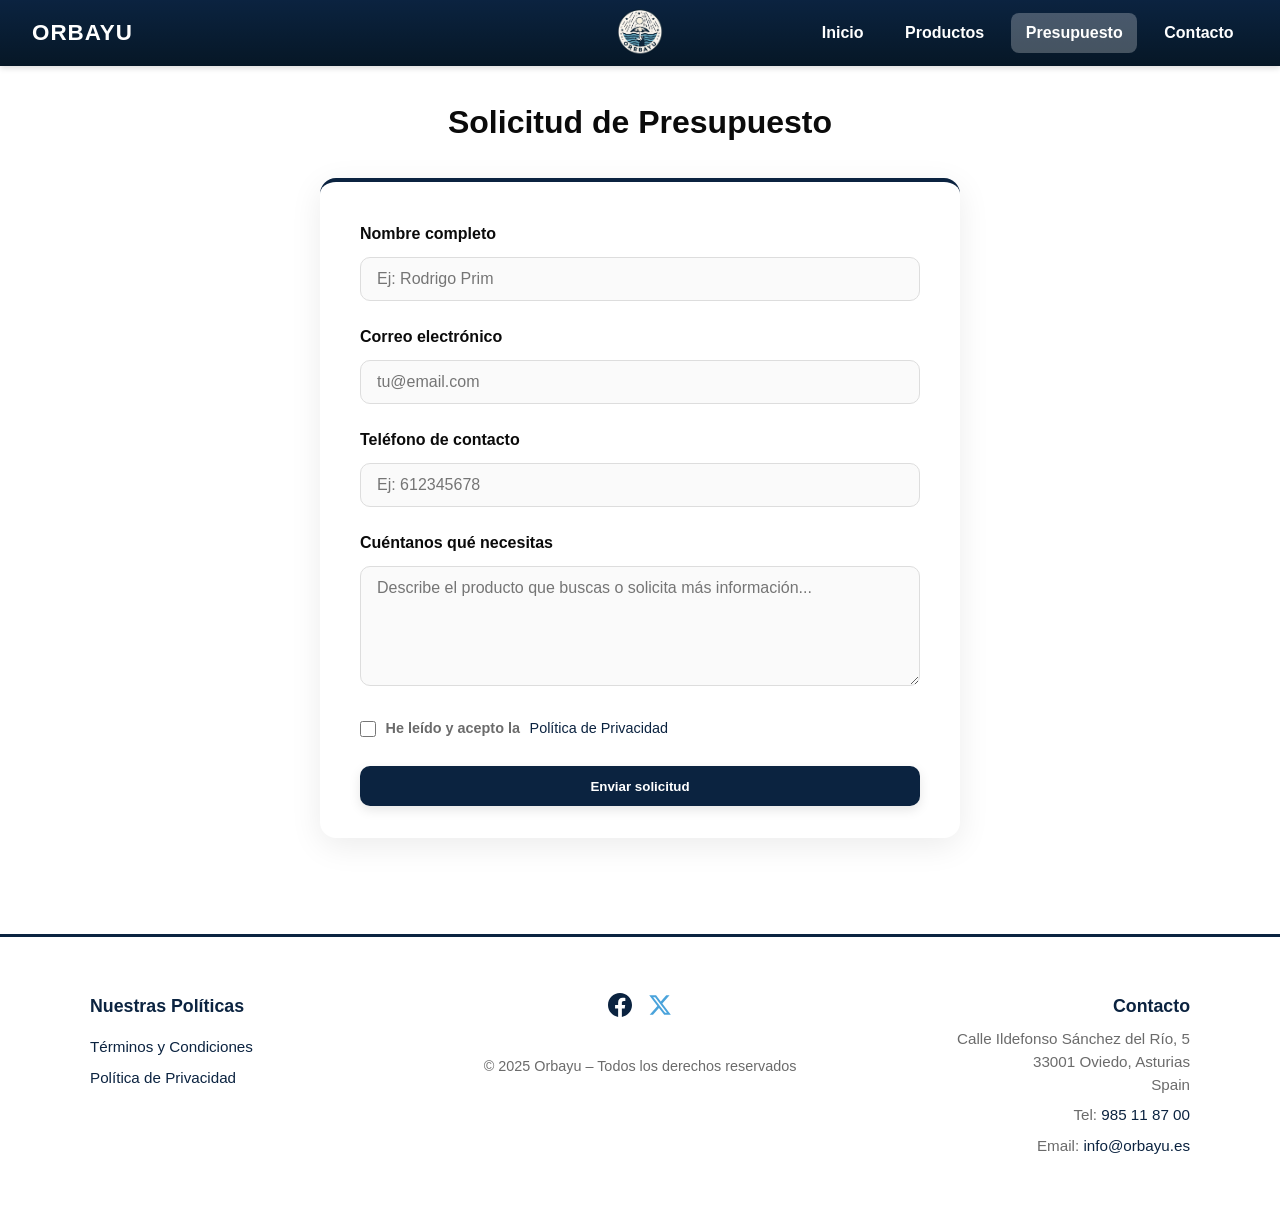
<file: pages/presupuesto.html>
<!DOCTYPE html>
<html lang="es">
<!--
  Archivo: presupuesto.html
  Descripción: Formulario para solicitar presupuestos personalizados.
-->
<head>
  <meta charset="UTF-8">
  <meta name="viewport" content="width=device-width, initial-scale=1.0">
  <title>Orbayu – Solicitud de Presupuesto</title>
  <meta name="description" content="Solicita tu presupuesto personalizado para productos artesanales en piel. Sin compromiso.">
  <link rel="icon" href="../img/logo.png" type="image/png">
  <link rel="stylesheet" href="../css/estilos.css">
</head>
<body>
  
  <header class="site-header">
    <div class="header-inner">
      
      <div class="header-left">
        <a href="../index.html" class="marca">ORBAYU</a>
      </div>

      <div class="header-center">
        <a href="../index.html">
          <img src="../img/logo.png" alt="Logo Orbayu" width="1080" height="1080">
        </a>
      </div>

      <nav class="header-right main-nav">
        <a href="../index.html" class="nav-link">Inicio</a>
        <a href="productos.html" class="nav-link">Productos</a>
        <a href="presupuesto.html" class="nav-link active">Presupuesto</a>
        <a href="contacto.html" class="nav-link">Contacto</a>
      </nav>

    </div>
  </header>

  <main class="container section">
    
    <h1>Solicitud de Presupuesto</h1>
    
    <!-- Mensaje de éxito con :target -->
    <div id="exito" class="mensaje-exito">
      <div class="icono">✓</div>
      <h2>¡Solicitud enviada con éxito!</h2>
      <p>Hemos recibido su solicitud correctamente.</p>
      <p>Nos pondremos en contacto con usted lo antes posible.</p>
      <a href="presupuesto.html" class="btn">Volver</a>
    </div>
    
    <form action="#exito" class="form-presupuesto">
      
      <label for="nombre">Nombre completo</label>
      <input type="text" id="nombre" name="nombre" 
        placeholder="Ej: Rodrigo Prim" 
        required 
        pattern="[A-Za-zÁÉÍÓÚáéíóúÑñ\s]{2,50}"
        title="Por favor, introduce tu nombre completo (solo letras y espacios)">
      
      <label for="email">Correo electrónico</label>
      <input type="email" id="email" name="email" 
        placeholder="tu@email.com" 
        required
        pattern="[a-zA-Z0-9._%+\-]+@[a-zA-Z0-9.\-]+\.[a-zA-Z]{2,}"
        title="Introduce un email válido (ej: usuario@dominio.com)">
      
      <label for="telefono">Teléfono de contacto</label>
      <input type="tel" id="telefono" name="telefono" 
        placeholder="Ej: 612345678" 
        pattern="[0-9]{7,15}"
        required
        title="Introduce un número de teléfono válido">
      
      <label for="mensaje">Cuéntanos qué necesitas</label>
      <textarea id="mensaje" name="mensaje" rows="5" 
        placeholder="Describe el producto que buscas o solicita más información..." 
        required
        minlength="10"
        title="Por favor, describe tu consulta con al menos 10 caracteres"></textarea>
      
      <label class="checkbox-row">
        <input type="checkbox" id="privacidad" name="privacidad" required>
        He leído y acepto la <a href="./PV.html" target="_blank">Política de Privacidad</a>
      </label>
      
      <button type="submit" class="btn">Enviar solicitud</button>
      
    </form>
    
  </main>

  <footer class="site-footer">
    <div class="container footer-inner">
      <div class="footer-policies">
        <h3>Nuestras Políticas</h3>
        <a href="./TyC.html">Términos y Condiciones</a>
        <a href="./PV.html">Política de Privacidad</a>
      </div>
      
      <div class="footer-social">
        <div class="social-iconos">
          <a href="https://facebook.com/orbayu" target="_blank">
            <img src="../img/iconos/facebook.svg" alt="Síguenos en Facebook" width="24" height="24">
          </a>
          <a href="https://twitter.com/orbayu" target="_blank">
            <img src="../img/iconos/x.svg" alt="Síguenos en X (Twitter)" width="24" height="24">
          </a>
        </div>
        <div class="legal">
          © <span id="year4"></span> Orbayu – Todos los derechos reservados
        </div>
      </div>
      
      <div class="footer-contact">
        <h3>Contacto</h3>
        <p>Calle Ildefonso Sánchez del Río, 5<br>33001 Oviedo, Asturias<br>Spain</p>
        <p>Tel: <a href="tel:+34985118700">985 11 87 00</a></p>
        <p>Email: <a href="mailto:info@orbayu.es">info@orbayu.es</a></p>
      </div>
    </div>
  </footer>

  <span class="year">2025</span>
  
</body>
</html>
</file>
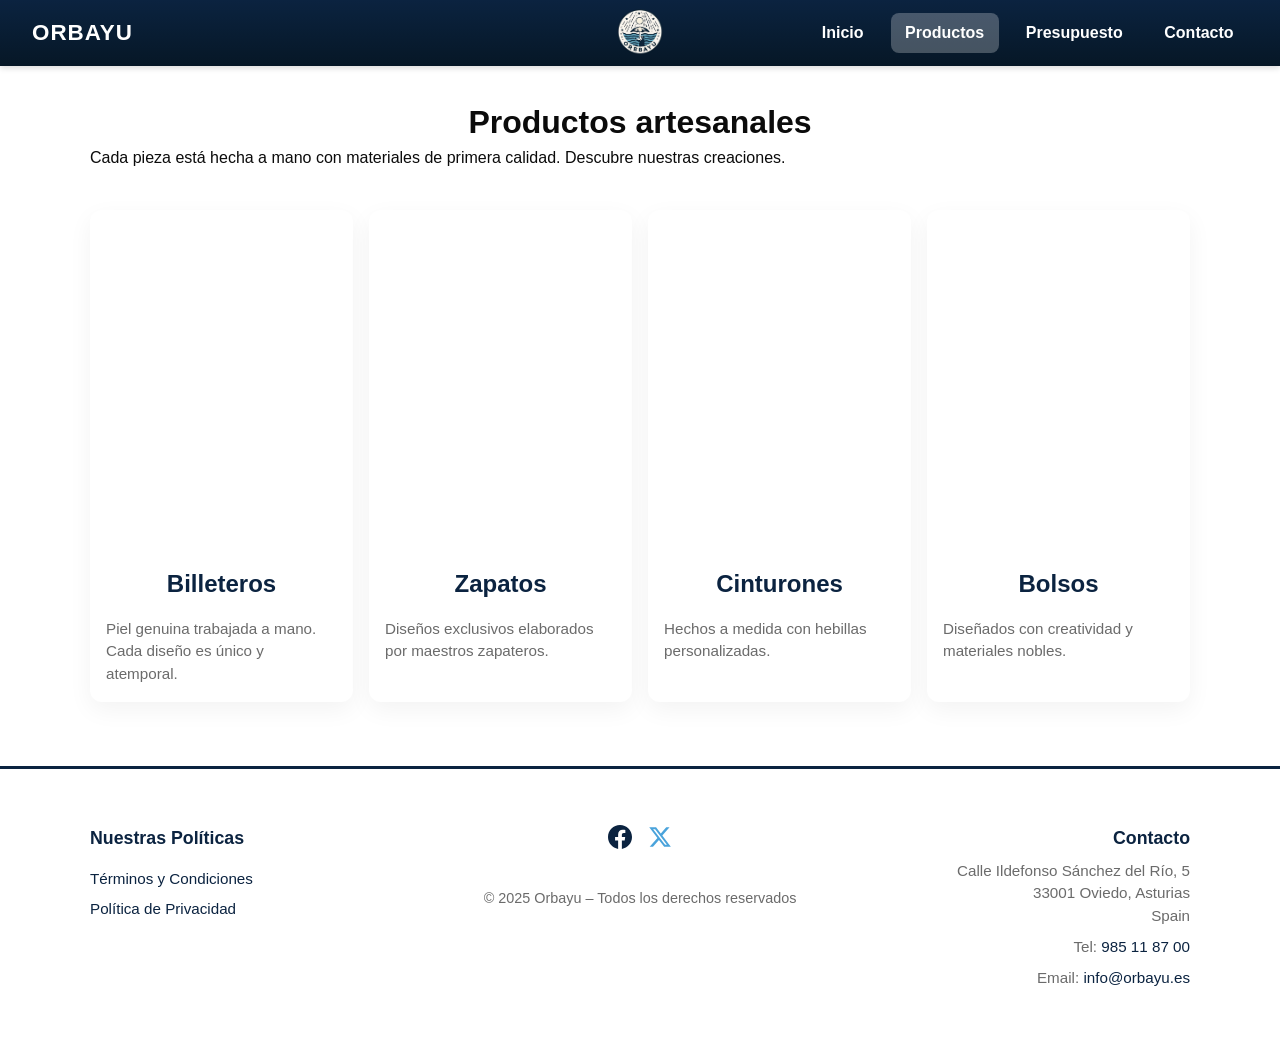
<file: pages/productos.html>
<!DOCTYPE html>
<html lang="es">
<!--
  Archivo: productos.html
  Descripción: Exposición de productos artesanales.
-->
<head>
  <meta charset="UTF-8">
  <meta name="viewport" content="width=device-width, initial-scale=1.0">
  <title>Orbayu – Productos Artesanales</title>
  <meta name="description" content="Descubre la colección de Orbayu: billeteros, zapatos, cinturones y bolsos hechos a mano en Oviedo.">
  <link rel="icon" href="../img/logo.png" type="image/png">
  <link rel="stylesheet" href="../css/estilos.css">
</head>
<body>
  
  <header class="site-header">
    <div class="header-inner">
      
      <div class="header-left">
  <a href="../index.html" class="marca">ORBAYU</a>
      </div>

      <div class="header-center">
        <a href="../index.html">
          <img src="../img/logo.png" alt="Logo Orbayu" width="1080" height="1080">
        </a>
      </div>

      <nav class="header-right main-nav">
        <a href="../index.html" class="nav-link">Inicio</a>
        <a href="productos.html" class="nav-link active">Productos</a>
        <a href="presupuesto.html" class="nav-link">Presupuesto</a>
        <a href="contacto.html" class="nav-link">Contacto</a>
      </nav>

    </div>
  </header>

  <main class="container section">
    
    <h1>Productos artesanales</h1>
    <p class="lead">Cada pieza está hecha a mano con materiales de primera calidad. Descubre nuestras creaciones.</p>

    <div class="products-grid">
      
      <!-- Billeteros -->
      <article class="product-card">
        <div class="product-images">
          <div class="slides">
            <a href="#zoom-billetero1">
              <img src="../img/productos/billetero1.jpg" alt="Billetero artesanal vista frontal" width="1880" height="1880">
            </a>
            <a href="#zoom-billetero2">
              <img src="../img/productos/billetero2.jpg" alt="Billetero artesanal detalle de la piel" width="250" height="250">
            </a>
            <a href="#zoom-billetero3">
              <img src="../img/productos/billetero3.jpg" alt="Billetero artesanal abierto interior" width="472" height="472">
            </a>
          </div>
        </div>
        <div class="prod-body">
          <h2>Billeteros</h2>
          <p class="desc">Piel genuina trabajada a mano. Cada diseño es único y atemporal.</p>
        </div>
      </article>

      <!-- Zapatos -->
      <article class="product-card">
        <div class="product-images">
          <div class="slides">
            <a href="#zoom-zapatos1">
              <img src="../img/productos/zapatos1.jpg" alt="Zapatos artesanales vista frontal" width="1200" height="2153">
            </a>
            <a href="#zoom-zapatos2">
              <img src="../img/productos/zapatos2.jpg" alt="Zapatos artesanales detalle costura" width="1200" height="800">
            </a>
            <a href="#zoom-zapatos3">
              <img src="../img/productos/zapatos3.jpg" alt="Zapatos artesanales vista lateral" width="570" height="349">
            </a>
          </div>
        </div>
        <div class="prod-body">
          <h2>Zapatos</h2>
          <p class="desc">Diseños exclusivos elaborados por maestros zapateros.</p>
        </div>
      </article>

      <!-- Cinturones -->
      <article class="product-card">
        <div class="product-images">
          <div class="slides">
            <a href="#zoom-cinturon1">
              <img src="../img/productos/cinturon1.jpg" alt="Cinturón artesanal completo" width="660" height="440">
            </a>
            <a href="#zoom-cinturon2">
              <img src="../img/productos/cinturon2.jpg" alt="Cinturón artesanal detalle hebilla" width="183" height="275">
            </a>
            <a href="#zoom-cinturon3">
              <img src="../img/productos/cinturon3.jpg" alt="Cinturón artesanal textura del cuero" width="270" height="187">
            </a>
          </div>
        </div>
        <div class="prod-body">
          <h2>Cinturones</h2>
          <p class="desc">Hechos a medida con hebillas personalizadas.</p>
        </div>
      </article>

      <!-- Bolsos -->
      <article class="product-card">
        <div class="product-images">
          <div class="slides">
            <a href="#zoom-bolso1">
              <img src="../img/productos/bolso1.jpg" alt="Bolso artesanal vista frontal" width="1666" height="2500">
            </a>
            <a href="#zoom-bolso2">
              <img src="../img/productos/bolso2.jpg" alt="Bolso artesanal vista del interior" width="325" height="450">
            </a>
            <a href="#zoom-bolso3">
              <img src="../img/productos/bolso3.jpg" alt="Bolso artesanal detalle costuras" width="1200" height="801">
            </a>
          </div>
        </div>
        <div class="prod-body">
          <h2>Bolsos</h2>
          <p class="desc">Diseñados con creatividad y materiales nobles.</p>
        </div>
      </article>
      
    </div>
    
  </main>

  <footer class="site-footer">
    <div class="container footer-inner">
      <div class="footer-policies">
        <h3>Nuestras Políticas</h3>
  <a href="./TyC.html">Términos y Condiciones</a>
        <a href="./PV.html">Política de Privacidad</a>
      </div>
      
      <div class="footer-social">
        <div class="social-iconos">
          <a href="https://facebook.com/orbayu" target="_blank">
            <img src="../img/iconos/facebook.svg" alt="Síguenos en Facebook" width="24" height="24">
          </a>
          <a href="https://twitter.com/orbayu" target="_blank">
            <img src="../img/iconos/x.svg" alt="Síguenos en X (Twitter)" width="24" height="24">
          </a>
        </div>
        <div class="legal">
          © <span id="year2"></span> Orbayu – Todos los derechos reservados
        </div>
      </div>
      
      <div class="footer-contact">
        <h3>Contacto</h3>
        <p>Calle Ildefonso Sánchez del Río, 5<br>33001 Oviedo, Asturias<br>Spain</p>
        <p>Tel: <a href="tel:+34985118700">985 11 87 00</a></p>
        <p>Email: <a href="mailto:info@orbayu.es">info@orbayu.es</a></p>
      </div>
    </div>
  </footer>

  <!-- Overlays para cada imagen -->
  <div id="zoom-billetero1" class="image-overlay">
    <div class="overlay-inner">
      <a href="#" class="overlay-close" aria-label="Cerrar imagen">&times;</a>
      <img src="../img/productos/billetero1.jpg" alt="Billetero artesanal vista frontal ampliada" width="1880" height="1880">
    </div>
  </div>

  <div id="zoom-billetero2" class="image-overlay">
    <div class="overlay-inner">
      <a href="#" class="overlay-close" aria-label="Cerrar imagen">&times;</a>
      <img src="../img/productos/billetero2.jpg" alt="Billetero artesanal detalle de la piel" width="250" height="250">
    </div>
  </div>

  <div id="zoom-billetero3" class="image-overlay">
    <div class="overlay-inner">
      <a href="#" class="overlay-close" aria-label="Cerrar imagen">&times;</a>
      <img src="../img/productos/billetero3.jpg" alt="Billetero artesanal abierto interior" width="472" height="472">
    </div>
  </div>

  <div id="zoom-zapatos1" class="image-overlay">
    <div class="overlay-inner">
      <a href="#" class="overlay-close" aria-label="Cerrar imagen">&times;</a>
      <img src="../img/productos/zapatos1.jpg" alt="Zapatos artesanales vista frontal ampliada" width="1200" height="2153">
    </div>
  </div>

  <div id="zoom-zapatos2" class="image-overlay">
    <div class="overlay-inner">
      <a href="#" class="overlay-close" aria-label="Cerrar imagen">&times;</a>
      <img src="../img/productos/zapatos2.jpg" alt="Zapatos artesanales detalle costura" width="1200" height="800">
    </div>
  </div>

  <div id="zoom-zapatos3" class="image-overlay">
    <div class="overlay-inner">
      <a href="#" class="overlay-close" aria-label="Cerrar imagen">&times;</a>
      <img src="../img/productos/zapatos3.jpg" alt="Zapatos artesanales vista lateral" width="570" height="349">
    </div>
  </div>

  <div id="zoom-cinturon1" class="image-overlay">
    <div class="overlay-inner">
      <a href="#" class="overlay-close" aria-label="Cerrar imagen">&times;</a>
      <img src="../img/productos/cinturon1.jpg" alt="Cinturón artesanal completo" width="660" height="440">
    </div>
  </div>

  <div id="zoom-cinturon2" class="image-overlay">
    <div class="overlay-inner">
      <a href="#" class="overlay-close" aria-label="Cerrar imagen">&times;</a>
      <img src="../img/productos/cinturon2.jpg" alt="Cinturón artesanal detalle hebilla" width="183" height="275">
    </div>
  </div>

  <div id="zoom-cinturon3" class="image-overlay">
    <div class="overlay-inner">
      <a href="#" class="overlay-close" aria-label="Cerrar imagen">&times;</a>
      <img src="../img/productos/cinturon3.jpg" alt="Cinturón artesanal textura del cuero" width="270" height="187">
    </div>
  </div>

  <div id="zoom-bolso1" class="image-overlay">
    <div class="overlay-inner">
      <a href="#" class="overlay-close" aria-label="Cerrar imagen">&times;</a>
      <img src="../img/productos/bolso1.jpg" alt="Bolso artesanal vista frontal" width="1666" height="2500">
    </div>
  </div>

  <div id="zoom-bolso2" class="image-overlay">
    <div class="overlay-inner">
      <a href="#" class="overlay-close" aria-label="Cerrar imagen">&times;</a>
      <img src="../img/productos/bolso2.jpg" alt="Bolso artesanal vista del interior" width="325" height="450">
    </div>
  </div>

  <div id="zoom-bolso3" class="image-overlay">
    <div class="overlay-inner">
      <a href="#" class="overlay-close" aria-label="Cerrar imagen">&times;</a>
      <img src="../img/productos/bolso3.jpg" alt="Bolso artesanal detalle costuras" width="1200" height="801">
    </div>
  </div>

  <span class="year">2025</span>
  
</body>
</html>
</file>
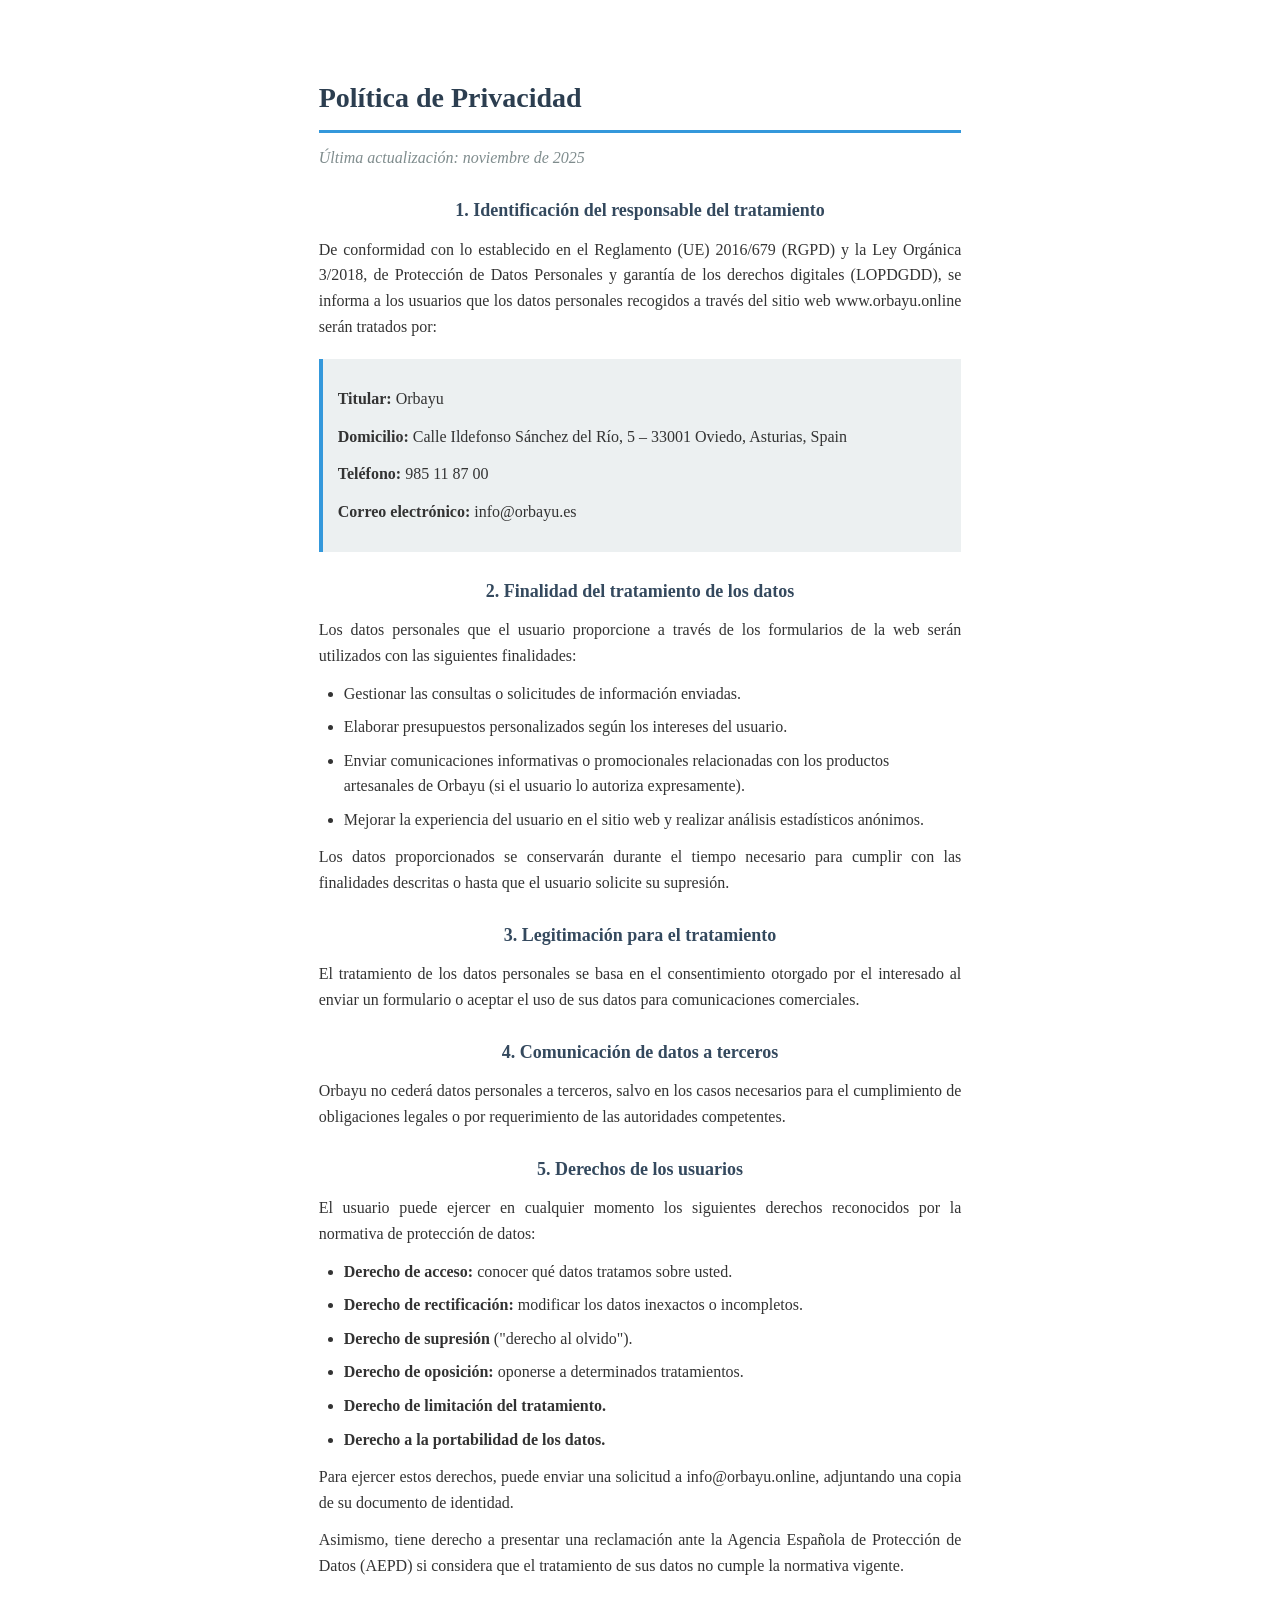
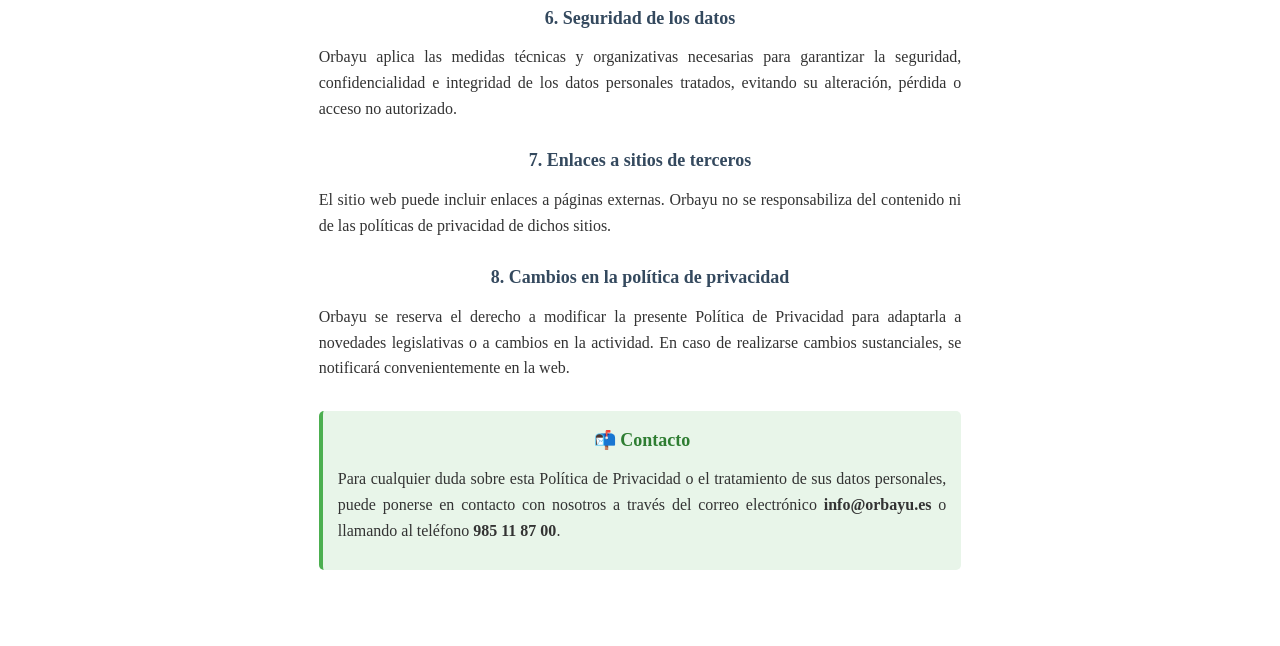
<file: pages/PV.html>
<!DOCTYPE html>
<html lang="es">
<!--
    Archivo: PV.html
    Descripción: Política de Privacidad del sitio Orbayu.
-->
<head>
    <meta charset="UTF-8">
    <meta name="viewport" content="width=device-width, initial-scale=1.0">
    <title>Política de Privacidad - Orbayu</title>
    <link rel="icon" href="../img/logo.png" type="image/png">
    <link rel="stylesheet" href="../css/estilos.css">
</head>
<body class="politicas-body">
    <h1>Política de Privacidad</h1>
    <p class="fecha">Última actualización: noviembre de 2025</p>

    <h2>1. Identificación del responsable del tratamiento</h2>
    <p>De conformidad con lo establecido en el Reglamento (UE) 2016/679 (RGPD) y la Ley Orgánica 3/2018, de Protección de Datos Personales y garantía de los derechos digitales (LOPDGDD), se informa a los usuarios que los datos personales recogidos a través del sitio web www.orbayu.online serán tratados por:</p>
    
    <div class="empresa-info">
        <p><strong>Titular:</strong> Orbayu</p>
        <p><strong>Domicilio:</strong> Calle Ildefonso Sánchez del Río, 5 – 33001 Oviedo, Asturias, Spain</p>
        <p><strong>Teléfono:</strong> 985 11 87 00</p>
        <p><strong>Correo electrónico:</strong> info@orbayu.es</p>
    </div>

    <h2>2. Finalidad del tratamiento de los datos</h2>
    <p>Los datos personales que el usuario proporcione a través de los formularios de la web serán utilizados con las siguientes finalidades:</p>
    <ul>
        <li>Gestionar las consultas o solicitudes de información enviadas.</li>
        <li>Elaborar presupuestos personalizados según los intereses del usuario.</li>
        <li>Enviar comunicaciones informativas o promocionales relacionadas con los productos artesanales de Orbayu (si el usuario lo autoriza expresamente).</li>
        <li>Mejorar la experiencia del usuario en el sitio web y realizar análisis estadísticos anónimos.</li>
    </ul>
    <p>Los datos proporcionados se conservarán durante el tiempo necesario para cumplir con las finalidades descritas o hasta que el usuario solicite su supresión.</p>

    <h2>3. Legitimación para el tratamiento</h2>
    <p>El tratamiento de los datos personales se basa en el consentimiento otorgado por el interesado al enviar un formulario o aceptar el uso de sus datos para comunicaciones comerciales.</p>

    <h2>4. Comunicación de datos a terceros</h2>
    <p>Orbayu no cederá datos personales a terceros, salvo en los casos necesarios para el cumplimiento de obligaciones legales o por requerimiento de las autoridades competentes.</p>

    <h2>5. Derechos de los usuarios</h2>
    <p>El usuario puede ejercer en cualquier momento los siguientes derechos reconocidos por la normativa de protección de datos:</p>
    <ul>
        <li><strong>Derecho de acceso:</strong> conocer qué datos tratamos sobre usted.</li>
        <li><strong>Derecho de rectificación:</strong> modificar los datos inexactos o incompletos.</li>
        <li><strong>Derecho de supresión</strong> ("derecho al olvido").</li>
        <li><strong>Derecho de oposición:</strong> oponerse a determinados tratamientos.</li>
        <li><strong>Derecho de limitación del tratamiento.</strong></li>
        <li><strong>Derecho a la portabilidad de los datos.</strong></li>
    </ul>
    <p>Para ejercer estos derechos, puede enviar una solicitud a info@orbayu.online, adjuntando una copia de su documento de identidad.</p>
    <p>Asimismo, tiene derecho a presentar una reclamación ante la Agencia Española de Protección de Datos (AEPD) si considera que el tratamiento de sus datos no cumple la normativa vigente.</p>

    <h2>6. Seguridad de los datos</h2>
    <p>Orbayu aplica las medidas técnicas y organizativas necesarias para garantizar la seguridad, confidencialidad e integridad de los datos personales tratados, evitando su alteración, pérdida o acceso no autorizado.</p>

    <h2>7. Enlaces a sitios de terceros</h2>
    <p>El sitio web puede incluir enlaces a páginas externas. Orbayu no se responsabiliza del contenido ni de las políticas de privacidad de dichos sitios.</p>

    <h2>8. Cambios en la política de privacidad</h2>
    <p>Orbayu se reserva el derecho a modificar la presente Política de Privacidad para adaptarla a novedades legislativas o a cambios en la actividad. En caso de realizarse cambios sustanciales, se notificará convenientemente en la web.</p>

    <div class="contacto">
        <h2>📬 Contacto</h2>
        <p>Para cualquier duda sobre esta Política de Privacidad o el tratamiento de sus datos personales, puede ponerse en contacto con nosotros a través del correo electrónico <strong>info@orbayu.es</strong> o llamando al teléfono <strong>985 11 87 00</strong>.</p>
    </div>
</body>
</html>
</file>
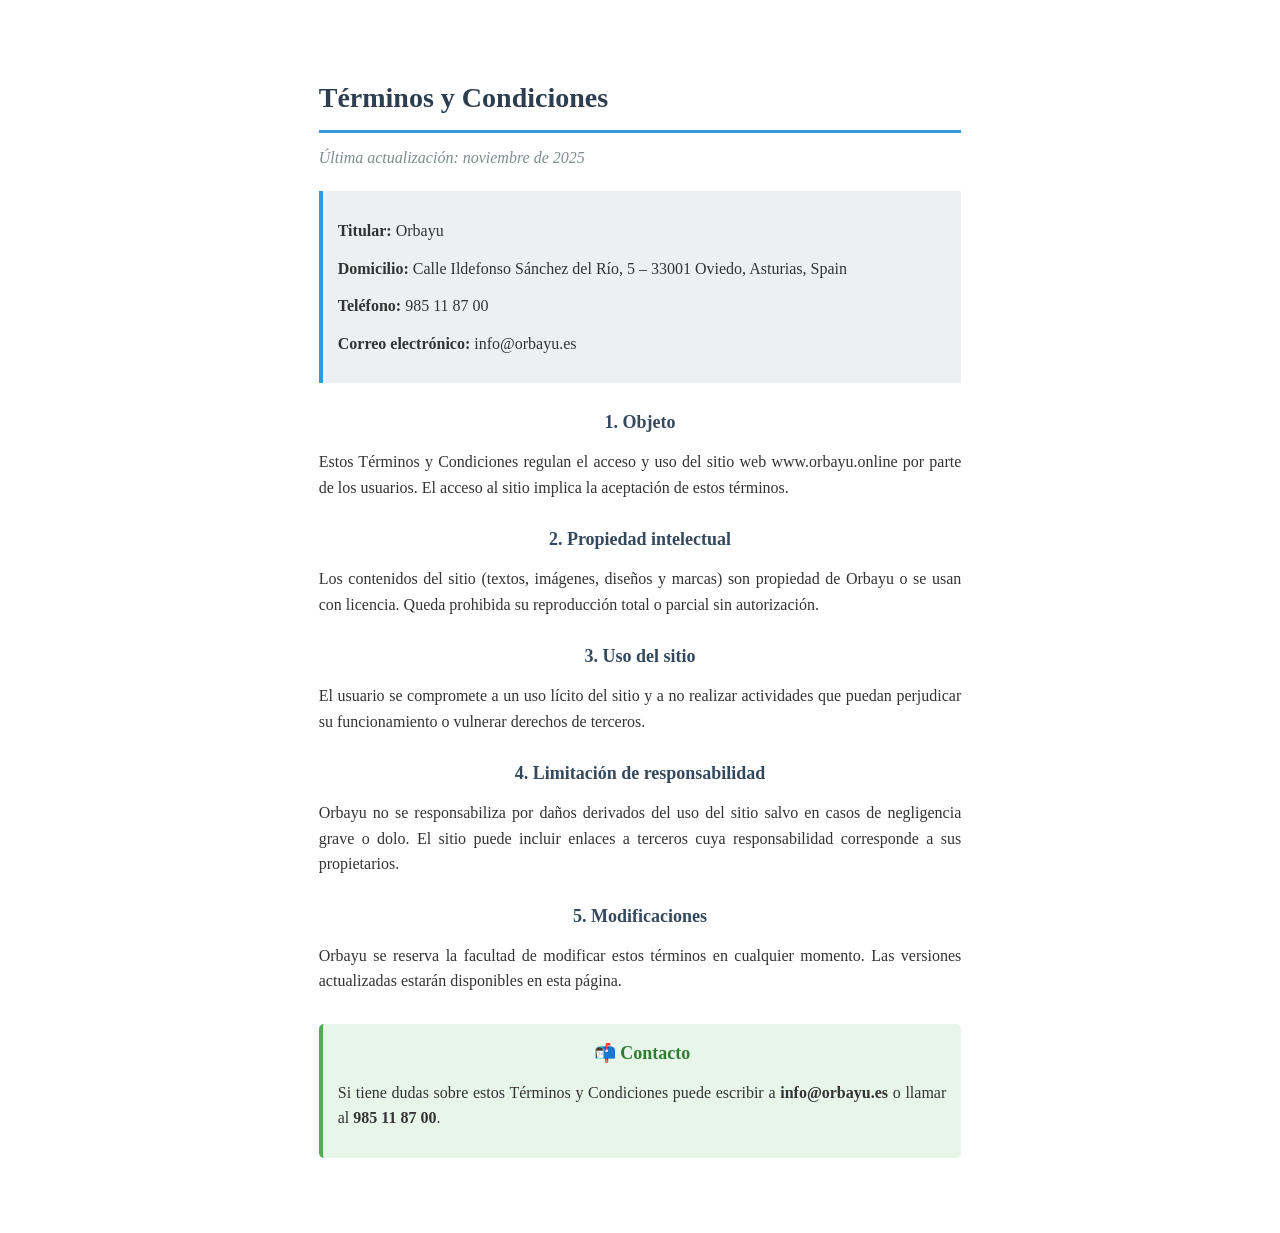
<file: pages/TyC.html>
<!DOCTYPE html>
<html lang="es">
<!--
  Archivo: TyC.html
  Descripción: Términos y Condiciones del sitio Orbayu.
-->
<head>
  <meta charset="UTF-8">
  <meta name="viewport" content="width=device-width, initial-scale=1.0">
  <title>Términos y Condiciones - Orbayu</title>
  <link rel="icon" href="../img/logo.png" type="image/png">
  <link rel="stylesheet" href="../css/estilos.css">
</head>
<body class="politicas-body">
  <h1>Términos y Condiciones</h1>
  <p class="fecha">Última actualización: noviembre de 2025</p>

  <div class="empresa-info">
    <p><strong>Titular:</strong> Orbayu</p>
    <p><strong>Domicilio:</strong> Calle Ildefonso Sánchez del Río, 5 – 33001 Oviedo, Asturias, Spain</p>
    <p><strong>Teléfono:</strong> 985 11 87 00</p>
    <p><strong>Correo electrónico:</strong> info@orbayu.es</p>
  </div>

  <h2>1. Objeto</h2>
  <p>Estos Términos y Condiciones regulan el acceso y uso del sitio web www.orbayu.online por parte de los usuarios. El acceso al sitio implica la aceptación de estos términos.</p>

  <h2>2. Propiedad intelectual</h2>
  <p>Los contenidos del sitio (textos, imágenes, diseños y marcas) son propiedad de Orbayu o se usan con licencia. Queda prohibida su reproducción total o parcial sin autorización.</p>

  <h2>3. Uso del sitio</h2>
  <p>El usuario se compromete a un uso lícito del sitio y a no realizar actividades que puedan perjudicar su funcionamiento o vulnerar derechos de terceros.</p>

  <h2>4. Limitación de responsabilidad</h2>
  <p>Orbayu no se responsabiliza por daños derivados del uso del sitio salvo en casos de negligencia grave o dolo. El sitio puede incluir enlaces a terceros cuya responsabilidad corresponde a sus propietarios.</p>

  <h2>5. Modificaciones</h2>
  <p>Orbayu se reserva la facultad de modificar estos términos en cualquier momento. Las versiones actualizadas estarán disponibles en esta página.</p>

  <div class="contacto">
    <h2>📬 Contacto</h2>
    <p>Si tiene dudas sobre estos Términos y Condiciones puede escribir a <strong>info@orbayu.es</strong> o llamar al <strong>985 11 87 00</strong>.</p>
  </div>
</body>
</html>
</file>
<file: css/estilos.css>
/*
 * estilos.css – Orbayu
 * Paleta: blanco, negro, azul marino y azul lluvia
 * Descripción: Hoja de estilos principal del proyecto.
 */

/* === Variables globales === */
:root {
  --blanco: #ffffff;
  --negro: #0b0b0b;
  /* Azul marino (principal) */
  --navy: #0b2340;
  --navy-dark: #061726;
  /* Azul lluvia – acento ligero */
  --azul-lluvia: #4aa3db;
  --gris: #6b6b6b;
  --max-width: 1100px;
  font-family: "Inter", "Helvetica Neue", Arial, sans-serif;
  /* Mantener compatibilidad con variables antiguas que usa la hoja */
  --marron: var(--navy);
  --marron-oscuro: var(--navy-dark);
}

/* === Reset y base === */
* {
  box-sizing: border-box;
  margin: 0;
  padding: 0;
}

body {
  background: var(--blanco);
  color: var(--negro);
  line-height: 1.5;
  -webkit-font-smoothing: antialiased;
}

.container {
  max-width: var(--max-width);
  margin: 0 auto;
  padding: 1rem;
}

/* === HEADER === */
.site-header {
  background: linear-gradient(180deg, var(--marron), var(--marron-oscuro));
  color: #fff;
  position: sticky;
  top: 0;
  z-index: 100;
  box-shadow: 0 2px 6px rgba(0, 0, 0, 0.15);
}

.header-inner {
  position: relative;
  display: flex;
  justify-content: space-between;
  align-items: center;
  padding: 0.8rem 2rem;
}

/* Logo izquierda */
.header-left {
  flex: 0 0 auto;
}

.marca {
  color: #fff;
  text-decoration: none;
  font-weight: 700;
  font-size: 1.4rem;
  letter-spacing: 1px;
  font-family: "Inter", sans-serif;
}

/* Logo centro */
.header-center {
  position: absolute;
  left: 50%;
  transform: translateX(-50%);
}

.header-center img {
  height: 60px;
  width: auto;
  display: block;
}

/* Navegación derecha */
.header-right {
  flex: 0 0 auto;
  display: flex;
  gap: 0.8rem;
}

.nav-link {
  color: #fff;
  text-decoration: none;
  font-weight: 600;
  padding: 0.5rem 0.9rem;
  border-radius: 8px;
  transition: 0.3s;
}

.nav-link:hover {
  background: rgba(255, 255, 255, 0.15);
}

.nav-link.active {
  background: rgba(255, 255, 255, 0.25);
}

/* Responsive header */
@media (max-width: 800px) {
  .header-inner {
    flex-direction: column;
    align-items: center;
    padding: 0.5rem;
  }
  
  .header-center {
    position: static;
    transform: none;
    margin: 0.5rem 0;
  }
  
  .header-right {
    justify-content: center;
    flex-wrap: wrap;
  }
}

/* === HERO con slideshow === */
.hero {
  position: relative;
  height: 75vh;
  min-height: 400px;
  overflow: hidden;
  display: flex;
  align-items: center;
  justify-content: center;
  color: #fff;
  background: var(--marron-oscuro);
}

/* Contenedor de imágenes */
.hero-slideshow {
  position: absolute;
  inset: 0;
  width: 100%;
  height: 100%;
  z-index: 0;
  overflow: hidden;
}

.hero-slideshow .slide {
  position: absolute;
  inset: 0;
  opacity: 0;
  transform: scale(1.05);
  animation: slideFade 24s infinite ease-in-out;
}

/* Delay para cada slide */
.hero-slideshow .slide:nth-child(1) { animation-delay: 0s; }
.hero-slideshow .slide:nth-child(2) { animation-delay: 6s; }
.hero-slideshow .slide:nth-child(3) { animation-delay: 12s; }
.hero-slideshow .slide:nth-child(4) { animation-delay: 18s; }

.hero-slideshow img {
  width: 100%;
  height: 100%;
  object-fit: cover;
  filter: brightness(85%) contrast(1.05) saturate(1.1);
  transition: transform 1.5s ease-in-out;
}

/* Animación de transición suave */
@keyframes slideFade {
  0% {
    opacity: 0;
    transform: scale(1.05);
  }
  5%, 25% {
    opacity: 1;
    transform: scale(1);
  }
  30%, 100% {
    opacity: 0;
    transform: scale(1.02);
  }
}

/* Contenido del hero */
.hero-inner {
  position: relative;
  z-index: 1;
  text-align: center;
  text-shadow: 0 3px 8px rgba(0, 0, 0, 0.35);
  animation: fadeText 1.2s ease forwards;
}

@keyframes fadeText {
  from {
    opacity: 0;
    transform: translateY(20px);
  }
  to {
    opacity: 1;
    transform: translateY(0);
  }
}

.hero-inner h1 {
  font-size: 2.4rem;
  margin-bottom: 0.6rem;
  letter-spacing: 1px;
  color: #fff;
}

.hero-inner .lead {
  font-size: 1.1rem;
  color: #f3f3f3;
  margin-bottom: 1rem;
  max-width: 700px;
  margin: 0 auto 1rem;
}

.hero .btn {
  background: var(--marron);
  color: #fff;
  text-decoration: none;
  padding: 0.7rem 1.3rem;
  border-radius: 10px;
  font-weight: 700;
  transition: all 0.3s ease;
  box-shadow: 0 6px 18px rgba(0, 0, 0, 0.25);
}

.hero .btn:hover {
  background: var(--marron-oscuro);
  transform: translateY(-2px);
}

/* === Secciones generales === */
.section {
  padding: 2rem 0;
}

.alt-bg {
  background: #f8f6f4;
}

h2 {
  text-align: center;
  margin-bottom: 1rem;
  color: var(--marron);
}

/* Grid de tarjetas */
.cards-grid {
  display: grid;
  grid-template-columns: repeat(auto-fit, minmax(220px, 1fr));
  gap: 1rem;
}

.card {
  background: #fff;
  border-radius: 12px;
  overflow: hidden;
  text-align: center;
  box-shadow: 0 4px 18px rgba(0, 0, 0, 0.05);
  transition: transform 0.3s ease;
}

.card:hover {
  transform: translateY(-3px);
}

.card img {
  width: 100%;
  height: 300px;
  object-fit: cover;
  transition: transform 0.3s ease;
}

.card:hover img {
  transform: scale(1.03);
}

.card h3 {
  margin: 1rem 0 1.2rem;
  color: var(--marron-oscuro);
  font-size: 1.25rem;
}

/* === PRODUCTOS === */
.products-grid {
  display: grid;
  grid-template-columns: repeat(auto-fit, minmax(250px, 1fr));
  gap: 1rem;
  margin-top: 2.5rem;
}

.product-card {
  background: #fff;
  border-radius: 12px;
  overflow: hidden;
  box-shadow: 0 8px 24px rgba(0, 0, 0, 0.05);
  transition: transform 0.3s ease;
}

.product-card:hover {
  transform: translateY(-4px);
}

.product-images {
  position: relative;
  overflow: hidden;
  border-radius: 12px;
  height: 340px;
}

/* Slideshow de productos */
.product-images .slides {
  position: relative;
  width: 100%;
  height: 100%;
}

.product-images .slides a {
  position: absolute;
  inset: 0;
  width: 100%;
  height: 100%;
  opacity: 0;
  transform: scale(1.03);
  animation: cambio 12s infinite ease-in-out;
  animation-fill-mode: both;
}

.product-images .slides a img {
  width: 100%;
  height: 100%;
  object-fit: cover;
  transition: transform 0.9s ease-in-out;
}

.product-card:hover .slides a img {
  transform: scale(1.05);
}

.product-images .slides a:nth-child(1) { animation-delay: 0s; }
.product-images .slides a:nth-child(2) { animation-delay: 4s; }
.product-images .slides a:nth-child(3) { animation-delay: 8s; }

@keyframes cambio {
  0% {
    opacity: 0;
    transform: scale(1.03);
  }
  8% {
    opacity: 1;
    transform: scale(1);
  }
  30% {
    opacity: 1;
    transform: scale(1);
  }
  38% {
    opacity: 0;
    transform: scale(1.02);
  }
  100% {
    opacity: 0;
    transform: scale(1.03);
  }
}

/* Zoom al hacer clic */
.product-images img {
  cursor: zoom-in;
}

.product-images img:active {
  position: fixed;
  top: 50%;
  left: 50%;
  transform: translate(-50%, -50%) scale(1.05);
  width: 90vw;
  height: auto;
  z-index: 999;
  border-radius: 10px;
  box-shadow: 0 0 40px rgba(0, 0, 0, 0.6);
  cursor: zoom-out;
  background: #fff;
}

/* Pause product slideshow on hover and show zoom cursor */
.product-images {
  cursor: zoom-in;
}

/* Fullscreen image overlay */
.image-overlay {
  position: fixed;
  inset: 0;
  display: flex;
  align-items: center;
  justify-content: center;
  background: rgba(0, 0, 0, 0.85);
  z-index: 2000;
  padding: 2rem;
}

.image-overlay img {
  max-width: 95vw;
  max-height: 95vh;
  height: auto;
  border-radius: 10px;
  box-shadow: 0 20px 60px rgba(0,0,0,0.6);
  cursor: zoom-out;
}

.image-overlay .overlay-inner {
  position: relative;
  display: flex;
  align-items: center;
  justify-content: center;
  gap: 1rem;
}

.overlay-close {
  position: absolute;
  top: -10px;
  right: -10px;
  background: #fff;
  color: var(--marron-oscuro);
  border: none;
  width: 36px;
  height: 36px;
  border-radius: 50%;
  font-size: 1.4rem;
  line-height: 1;
  cursor: pointer;
  box-shadow: 0 6px 18px rgba(0,0,0,0.25);
}

.overlay-close:focus {
  outline: 3px solid rgba(122,82,48,0.15);
}

/* Hide overlay by default when JS not active */
.image-overlay.hidden {
  display: none;
}

.prod-body {
  padding: 1rem;
}

.prod-body h3 {
  margin: 0 0 0.4rem;
  color: var(--marron);
}

.prod-body .desc {
  color: var(--gris);
  font-size: 0.95rem;
}

/* === FORMULARIOS === */
form {
  display: grid;
  gap: 0.8rem;
  max-width: 640px;
  margin-top: 1rem;
}

form input,
form textarea,
form select {
  padding: 0.6rem;
  border-radius: 8px;
  border: 1px solid #ddd;
  font-size: 1rem;
  font-family: inherit;
  transition: all 0.3s ease;
}

/* Validación HTML5 - solo muestra colores cuando el usuario ha interactuado */
form input:not(:placeholder-shown):invalid,
form textarea:not(:placeholder-shown):invalid,
form select:invalid:not([value=""]) {
  border-color: #ff4444;
  background: rgba(255, 68, 68, 0.05);
}

form input:not(:placeholder-shown):valid,
form textarea:not(:placeholder-shown):valid,
form select:valid:not([value=""]) {
  border-color: #00c853;
  background: rgba(0, 200, 83, 0.05);
}

/* Estado focus normal */
form input:focus,
form textarea:focus,
form select:focus {
  outline: none;
  border-color: var(--azul-lluvia);
  box-shadow: 0 0 0 3px rgba(74, 163, 219, 0.2);
}

/* Estados de validación solo cuando hay contenido */
form input:not(:placeholder-shown):focus:invalid,
form textarea:not(:placeholder-shown):focus:invalid,
form select:focus:invalid:not([value=""]) {
  border-color: #ff4444;
  box-shadow: 0 0 0 3px rgba(255, 68, 68, 0.2);
}

form input:not(:placeholder-shown):focus:valid,
form textarea:not(:placeholder-shown):focus:valid,
form select:focus:valid:not([value=""]) {
  border-color: #00c853;
  box-shadow: 0 0 0 3px rgba(0, 200, 83, 0.2);
}

form label {
  font-weight: 600;
  color: var(--negro);
  margin-bottom: -0.3rem;
}

.checkbox-row {
  display: flex;
  gap: 0.5rem;
  align-items: center;
}

/* Mensaje de éxito */
.mensaje-exito {
  display: none;
  text-align: center;
  background: #fff;
  border-radius: 12px;
  padding: 2rem;
  box-shadow: 0 8px 32px rgba(0, 0, 0, 0.1);
  animation: slideDown 0.5s ease forwards;
}

.mensaje-exito:target {
  display: block;
}

.mensaje-exito .icono {
  width: 60px;
  height: 60px;
  background: var(--azul-lluvia);
  color: white;
  border-radius: 50%;
  display: flex;
  align-items: center;
  justify-content: center;
  font-size: 2rem;
  margin: 0 auto 1rem;
}

.mensaje-exito h3 {
  color: var(--navy);
  margin-bottom: 0.5rem;
}

.mensaje-exito p {
  color: var(--gris);
  margin-bottom: 0.5rem;
}

@keyframes slideDown {
  from {
    opacity: 0;
    transform: translateY(-20px);
  }
  to {
    opacity: 1;
    transform: translateY(0);
  }
}

.btn {
  display: inline-block;
  background: var(--marron);
  color: #fff;
  padding: 0.6rem 1.2rem;
  border-radius: 8px;
  border: none;
  cursor: pointer;
  font-weight: 600;
  transition: 0.3s;
  text-decoration: none;
}

.btn:hover {
  background: var(--marron-oscuro);
  transform: scale(1.05);
}

/* === FORMULARIO RÁPIDO === */
.form-rapido {
  max-width: 600px;
  margin: 2rem auto;
  background: #fff;
  border-radius: 16px;
  box-shadow: 0 6px 20px rgba(0, 0, 0, 0.08);
  padding: 2rem 2.5rem;
  border-top: 4px solid var(--marron);
}

.form-rapido h2 {
  text-align: center;
  margin-bottom: 1rem;
  color: var(--marron-oscuro);
  font-size: 1.5rem;
  letter-spacing: 0.5px;
}

.form-rapido p.lead {
  text-align: center;
  color: var(--gris);
  margin-bottom: 1.5rem;
  font-size: 0.95rem;
}

.form-rapido form {
  display: grid;
  gap: 1rem;
}

.form-rapido input,
.form-rapido textarea,
.form-rapido select {
  width: 100%;
  padding: 0.75rem 1rem;
  font-size: 1rem;
  border-radius: 10px;
  border: 1px solid #ddd;
  background: #fafafa;
  transition: all 0.3s ease;
  font-family: inherit;
  color: var(--negro);
}

.form-rapido input:focus,
.form-rapido textarea:focus,
.form-rapido select:focus {
  outline: none;
  border-color: var(--marron);
  background: #fff;
  box-shadow: 0 0 0 3px rgba(122, 82, 48, 0.1);
}

.form-rapido textarea {
  min-height: 120px;
  max-height: 280px;
  resize: vertical;
}

/* Alineación del checkbox */
.form-rapido .checkbox-row {
  display: flex;
  align-items: flex-start;
  gap: 0.6rem;
  font-size: 0.9rem;
  color: var(--gris);
  line-height: 1.4;
}

.form-rapido .checkbox-row input[type="checkbox"] {
  margin-top: 0.15rem;
  flex-shrink: 0;
  width: 1rem;
  height: 1rem;
  accent-color: var(--marron);
  cursor: pointer;
}

.form-rapido .checkbox-row a {
  color: var(--marron);
  text-decoration: none;
  font-weight: 500;
}

.form-rapido .checkbox-row a:hover {
  text-decoration: underline;
}

.form-rapido .btn {
  display: inline-block;
  background: var(--marron);
  color: #fff;
  font-weight: 600;
  border: none;
  border-radius: 10px;
  padding: 0.8rem 1.2rem;
  cursor: pointer;
  transition: all 0.3s ease;
  box-shadow: 0 4px 12px rgba(0, 0, 0, 0.1);
}

.form-rapido .btn:hover {
  background: var(--marron-oscuro);
  transform: translateY(-2px);
}

/* === CONTACTO === */
.contact-grid {
  display: grid;
  grid-template-columns: 1fr 1fr;
  gap: 1.5rem;
}

.mapa {
  width: 100%;
  height: 300px;
  border-radius: 10px;
  overflow: hidden;
  box-shadow: 0 6px 20px rgba(0, 0, 0, 0.15);
  margin-bottom: 1rem;
}

.mapa iframe {
  width: 100%;
  height: 100%;
  border: none;
}

/* === FOOTER === */
.site-footer {
  border-top: 3px solid var(--marron);
  background: #fff;
  padding: 1.5rem 0;
  margin-top: 2rem;
}

.footer-inner {
  display: grid;
  grid-template-columns: 1fr auto 1fr;
  gap: 2rem;
  align-items: start;
  padding: 2rem 0;
}

.footer-inner a {
  color: var(--marron);
  text-decoration: none;
  transition: color 0.3s;
}

.footer-inner a:hover {
  color: var(--marron-oscuro);
}

.footer-policies {
  display: flex;
  flex-direction: column;
  gap: 0.5rem;
}

.footer-policies h3 {
  color: var(--marron);
  margin-bottom: 0.5rem;
}

.footer-social {
  text-align: center;
  display: flex;
  flex-direction: column;
  align-items: center;
  gap: 1rem;
}

.social-iconos {
  display: flex;
  gap: 1rem;
  margin-bottom: 1rem;
}

.social-iconos img {
  width: 24px;
  height: 24px;
  transition: opacity 0.3s;
}

.social-iconos img:hover {
  opacity: 0.8;
}

.legal {
  text-align: center;
  color: var(--gris);
  font-size: 0.9rem;
}

.footer-contact {
  text-align: right;
}

.footer-contact h3 {
  color: var(--marron);
  margin-bottom: 0.5rem;
}

.footer-contact p {
  margin-bottom: 0.5rem;
}

@media (max-width: 768px) {
  .footer-inner {
    grid-template-columns: 1fr;
    text-align: center;
  }

  .footer-contact {
    text-align: center;
  }

  .footer-policies {
    align-items: center;
  }
}

.footer-inner {
  font-size: 0.95rem;
  color: var(--gris);
  align-items: start;
}

.footer-inner a {
  color: var(--marron);
  text-decoration: none;
}

.footer-inner a:hover {
  text-decoration: underline;
}

/* === Zoom de imágenes con :target === */
.image-overlay:target {
  display: flex !important;
  opacity: 1;
  animation: fadeIn 0.3s ease forwards;
}

.image-overlay {
  position: fixed;
  inset: 0;
  display: none;
  align-items: center;
  justify-content: center;
  background: rgba(0, 0, 0, 0.85);
  z-index: 2000;
  padding: 2rem;
  opacity: 0;
}

@keyframes fadeIn {
  from { opacity: 0; }
  to { opacity: 1; }
}

/* Pausa en hover */
.product-images:hover .slides a {
  animation-play-state: paused;
}

/* Overlay estático para zoom */
.image-overlay .overlay-inner {
  position: relative;
  display: flex;
  align-items: center;
  justify-content: center;
  gap: 1rem;
}

.image-overlay img {
  max-width: 95vw;
  max-height: 95vh;
  height: auto;
  border-radius: 10px;
  box-shadow: 0 20px 60px rgba(0,0,0,0.6);
}

.overlay-close {
  position: absolute;
  top: -20px;
  right: -20px;
  background: #fff;
  color: var(--marron-oscuro);
  text-decoration: none;
  width: 40px;
  height: 40px;
  border-radius: 50%;
  font-size: 2rem;
  display: flex;
  align-items: center;
  justify-content: center;
  padding-bottom: 4px;
  cursor: pointer;
  box-shadow: 0 6px 18px rgba(0,0,0,0.25);
  transition: all 0.3s ease;
}

.overlay-close:hover {
  transform: scale(1.1);
  background: var(--marron-oscuro);
  color: #fff;
}

.overlay-close:focus {
  outline: 3px solid rgba(122,82,48,0.15);
}

/* Año estático */
.year {
  display: none;
}
span#year, span#year2, span#year3, span#year4 {
  display: inline;
}
span#year::after, span#year2::after, span#year3::after, span#year4::after {
  content: "2025";
}

/* === FORMULARIO DE PRESUPUESTO === */

/* Mensaje de éxito presupuesto */
.mensaje-exito {
  display: none;
  text-align: center;
  background: #d4edda;
  border: 2px solid #28a745;
  color: #155724;
  padding: 1.5rem;
  border-radius: 12px;
  margin-bottom: 2rem;
  animation: aparecer 0.5s ease;
}

.mensaje-exito:target {
  display: block;
}

.mensaje-exito .icono {
  font-size: 2.5rem;
  margin-bottom: 0.5rem;
  color: #28a745;
}

.mensaje-exito h2 {
  margin: 0 0 0.5rem;
  color: #155724;
  font-size: 1.3rem;
  text-align: center;
}

.mensaje-exito p {
  margin: 0.3rem 0;
  color: #155724;
}

.mensaje-exito .btn {
  background: #28a745;
  margin-top: 1rem;
  display: inline-block;
}

.mensaje-exito .btn:hover {
  background: #218838;
}

/* Animación de aparición */
@keyframes aparecer {
  from {
    opacity: 0;
    transform: translateY(-20px);
  }
  to {
    opacity: 1;
    transform: translateY(0);
  }
}

/* Titulo de solicitud de presupuesto */
main h1 {
  text-align: center;
}

/* Formulario de presupuesto personalizado */
.form-presupuesto {
  max-width: 640px;
  margin: 2rem auto;
  background: #fff;
  border-radius: 16px;
  box-shadow: 0 8px 32px rgba(0, 0, 0, 0.08);
  padding: 2rem 2.5rem;
  border-top: 4px solid var(--navy);
  display: grid;
  gap: 1rem;
}

.form-presupuesto label {
  font-weight: 600;
  color: var(--negro);
  margin-top: 0.5rem;
  display: block;
}

.form-presupuesto input,
.form-presupuesto textarea,
.form-presupuesto select {
  width: 100%;
  padding: 0.75rem 1rem;
  font-size: 1rem;
  border-radius: 10px;
  border: 1px solid #ddd;
  background: #fafafa;
  transition: all 0.3s ease;
  font-family: inherit;
  color: var(--negro);
}

.form-presupuesto input:focus,
.form-presupuesto textarea:focus,
.form-presupuesto select:focus {
  outline: none;
  border-color: var(--navy);
  background: #fff;
  box-shadow: 0 0 0 3px rgba(11, 35, 64, 0.1);
}

/* Validación HTML5 – solo muestra colores cuando el usuario ha interactuado */
.form-presupuesto input:not(:placeholder-shown):invalid,
.form-presupuesto textarea:not(:placeholder-shown):invalid,
.form-presupuesto select:invalid:not([value=""]) {
  border-color: #ff4444;
  background: rgba(255, 68, 68, 0.05);
}

.form-presupuesto input:not(:placeholder-shown):valid,
.form-presupuesto textarea:not(:placeholder-shown):valid,
.form-presupuesto select:valid:not([value=""]) {
  border-color: #00c853;
  background: rgba(0, 200, 83, 0.05);
}

.form-presupuesto input:not(:placeholder-shown):focus:invalid,
.form-presupuesto textarea:not(:placeholder-shown):focus:invalid,
.form-presupuesto select:focus:invalid:not([value=""]) {
  border-color: #ff4444;
  box-shadow: 0 0 0 3px rgba(255, 68, 68, 0.2);
}

.form-presupuesto input:not(:placeholder-shown):focus:valid,
.form-presupuesto textarea:not(:placeholder-shown):focus:valid,
.form-presupuesto select:focus:valid:not([value=""]) {
  border-color: #00c853;
  box-shadow: 0 0 0 3px rgba(0, 200, 83, 0.2);
}

.form-presupuesto textarea {
  min-height: 120px;
  max-height: 280px;
  resize: vertical;
}

/* Checkbox personalizado */
.form-presupuesto .checkbox-row {
  display: flex;
  align-items: flex-start;
  gap: 0.6rem;
  font-size: 0.9rem;
  color: var(--gris);
  line-height: 1.4;
  margin-top: 1rem;
}

.form-presupuesto .checkbox-row input[type="checkbox"] {
  margin-top: 0.15rem;
  flex-shrink: 0;
  width: 1rem;
  height: 1rem;
  accent-color: var(--navy);
  cursor: pointer;
}

.form-presupuesto .checkbox-row a {
  color: var(--navy);
  text-decoration: none;
  font-weight: 500;
}

.form-presupuesto .checkbox-row a:hover {
  text-decoration: underline;
}

/* Botón de envío */
.form-presupuesto .btn {
  display: inline-block;
  background: var(--navy);
  color: #fff;
  font-weight: 600;
  border: none;
  border-radius: 10px;
  padding: 0.8rem 1.2rem;
  cursor: pointer;
  transition: all 0.3s ease;
  box-shadow: 0 4px 12px rgba(0, 0, 0, 0.1);
  margin-top: 1rem;
  width: 100%;
  text-align: center;
}

.form-presupuesto .btn:hover {
  background: var(--navy-dark);
  transform: translateY(-2px);
}

/* === FORMULARIO CONTACTO === */

/* Mensaje de éxito contacto */
.mensaje-exito-contacto {
  display: none;
  text-align: center;
  background: #d4edda;
  border: 2px solid #28a745;
  color: #155724;
  padding: 1.5rem;
  border-radius: 12px;
  margin-bottom: 2rem;
  animation: aparecer 0.5s ease;
}

.mensaje-exito-contacto:target {
  display: block;
}

.mensaje-exito-contacto .icono {
  font-size: 2.5rem;
  margin-bottom: 0.5rem;
  color: #28a745;
}

.mensaje-exito-contacto h3 {
  margin: 0 0 0.5rem;
  color: #155724;
  font-size: 1.3rem;
  text-align: center;
}

.mensaje-exito-contacto p {
  margin: 0.3rem 0;
  color: #155724;
}

.mensaje-exito-contacto .btn {
  background: #28a745;
  margin-top: 1rem;
  display: inline-block;
}

.mensaje-exito-contacto .btn:hover {
  background: #218838;
}

/* Formulario de contacto */
.form-contacto {
  display: grid;
  gap: 1rem;
  max-width: 640px;
  margin-top: 1rem;
}

.form-contacto input,
.form-contacto textarea,
.form-contacto select {
  padding: 0.6rem;
  border-radius: 8px;
  border: 1px solid #ddd;
  font-size: 1rem;
  font-family: inherit;
  transition: all 0.3s ease;
}

.form-contacto input:focus,
.form-contacto textarea:focus,
.form-contacto select:focus {
  outline: none;
  border-color: var(--azul-lluvia);
  box-shadow: 0 0 0 3px rgba(74, 163, 219, 0.2);
}

.form-contacto input:not(:placeholder-shown):invalid,
.form-contacto textarea:not(:placeholder-shown):invalid,
.form-contacto select:invalid:not([value=""]) {
  border-color: #ff4444;
  background: rgba(255, 68, 68, 0.05);
}

.form-contacto input:not(:placeholder-shown):valid,
.form-contacto textarea:not(:placeholder-shown):valid,
.form-contacto select:valid:not([value=""]) {
  border-color: #00c853;
  background: rgba(0, 200, 83, 0.05);
}

.form-contacto input:not(:placeholder-shown):focus:invalid,
.form-contacto textarea:not(:placeholder-shown):focus:invalid,
.form-contacto select:focus:invalid:not([value=""]) {
  border-color: #ff4444;
  box-shadow: 0 0 0 3px rgba(255, 68, 68, 0.2);
}

.form-contacto input:not(:placeholder-shown):focus:valid,
.form-contacto textarea:not(:placeholder-shown):focus:valid,
.form-contacto select:focus:valid:not([value=""]) {
  border-color: #00c853;
  box-shadow: 0 0 0 3px rgba(0, 200, 83, 0.2);
}

.form-contacto .checkbox-row {
  display: flex;
  gap: 0.5rem;
  align-items: flex-start;
  font-size: 0.9rem;
  color: var(--gris);
  line-height: 1.4;
  margin-top: 0.5rem;
}

.form-contacto .checkbox-row input[type="checkbox"] {
  margin-top: 0.15rem;
  flex-shrink: 0;
  width: 1rem;
  height: 1rem;
  accent-color: var(--navy);
  cursor: pointer;
}

.form-contacto .checkbox-row a {
  color: var(--navy);
  text-decoration: none;
  font-weight: 500;
}

.form-contacto .checkbox-row a:hover {
  text-decoration: underline;
}

/* === POLÍTICAS (PV.html y TyC.html) === */

@media print {
    body { margin: 0; }
}

.politicas-body {
    font-family: 'Georgia', 'Times New Roman', serif;
    line-height: 1.6;
    color: #333;
    max-width: 210mm;
    margin: 0 auto;
    padding: 20mm;
    background: white;
}

.politicas-body h1 {
    color: #2c3e50;
    font-size: 28px;
    margin-bottom: 10px;
    border-bottom: 3px solid #3498db;
    padding-bottom: 10px;
}

.politicas-body h2 {
    color: #34495e;
    font-size: 18px;
    margin-top: 25px;
    margin-bottom: 12px;
}

.fecha {
    color: #7f8c8d;
    font-style: italic;
    margin-bottom: 25px;
}

.empresa-info {
    background: #ecf0f1;
    padding: 15px;
    border-left: 4px solid #3498db;
    margin: 20px 0;
}

.empresa-info p {
    margin: 5px 0;
}

.politicas-body ul {
    margin: 10px 0;
    padding-left: 25px;
}

.politicas-body li {
    margin: 8px 0;
}

.contacto {
    background: #e8f5e9;
    padding: 15px;
    border-radius: 5px;
    margin-top: 30px;
    border-left: 4px solid #4caf50;
}

.contacto h2 {
    margin-top: 0;
    color: #2e7d32;
}

.politicas-body p {
    text-align: justify;
    margin: 12px 0;
}

/* === RESPONSIVE === */
@media (max-width: 800px) {
  .hero-inner h1 {
    font-size: 1.8rem;
  }
  
  .contact-grid {
    grid-template-columns: 1fr;
  }
  
  .footer-inner {
    flex-direction: column;
    align-items: flex-start;
  }
}
</file>
